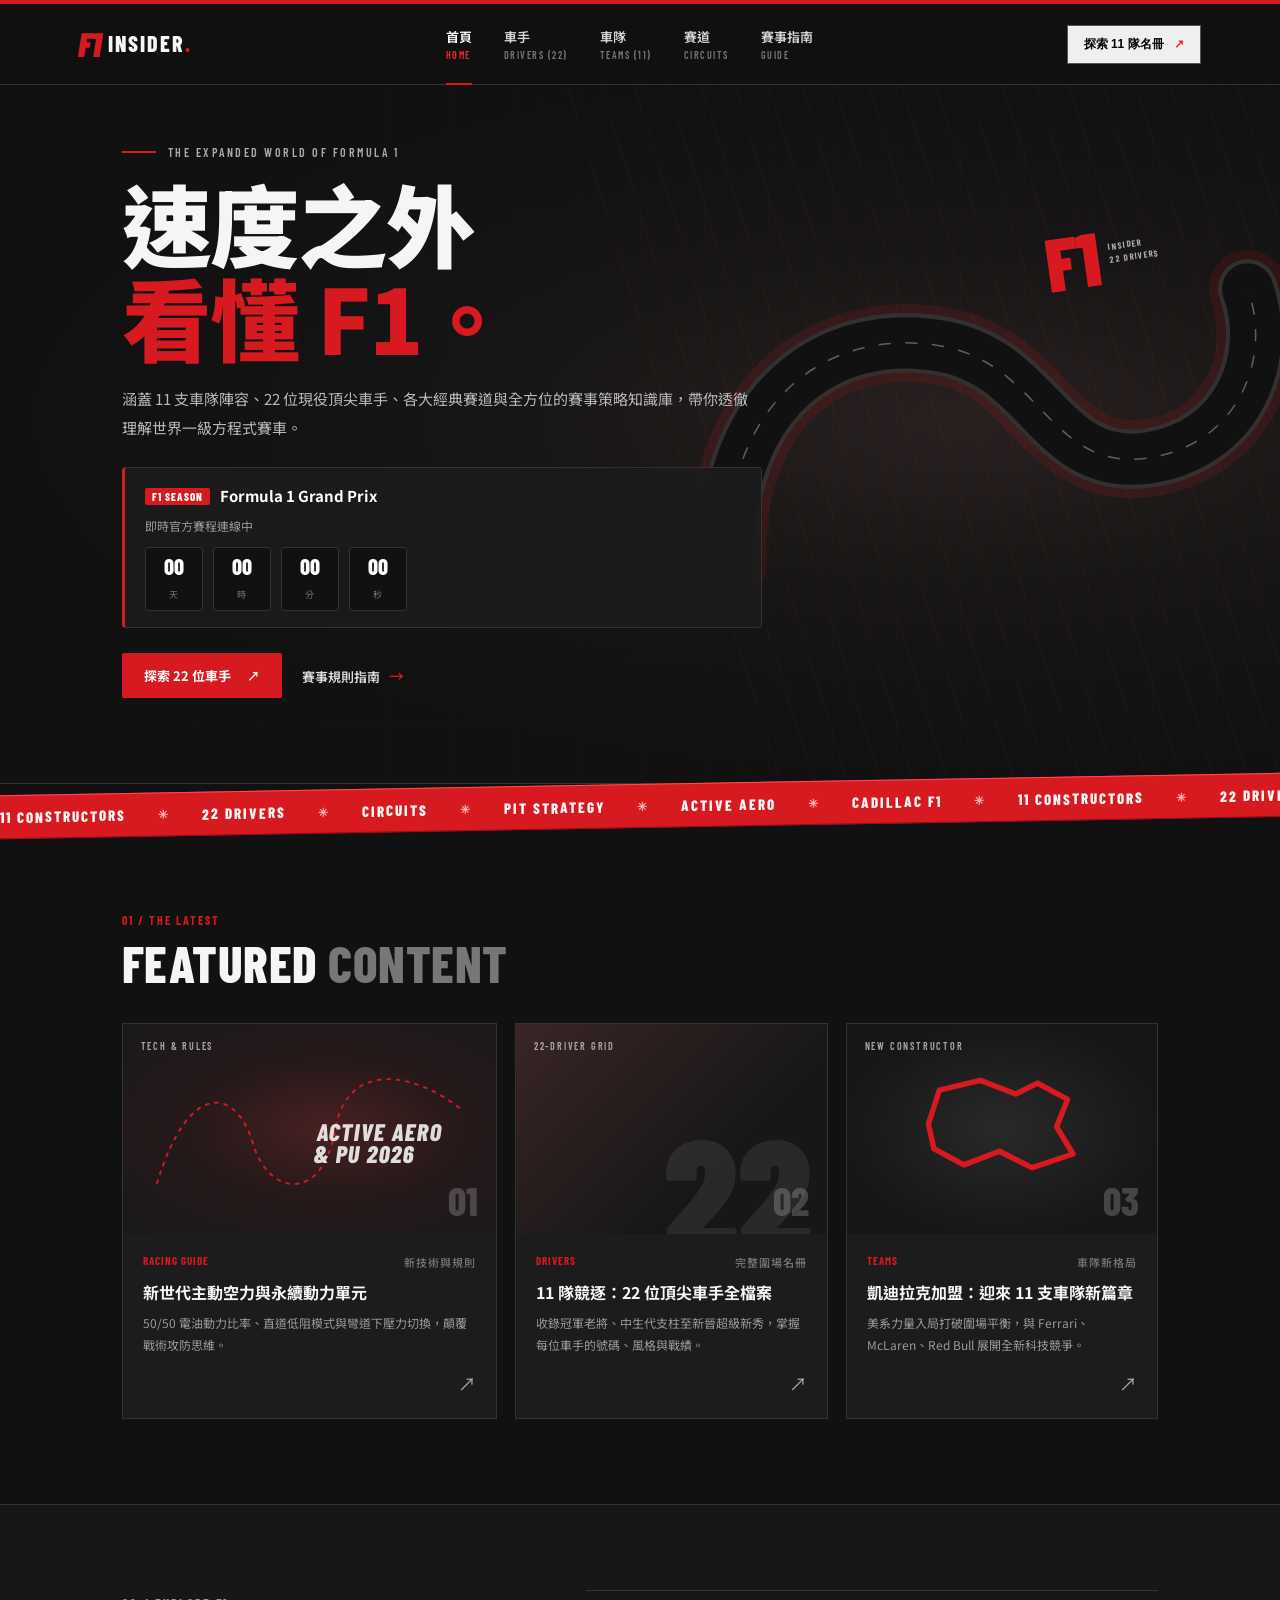
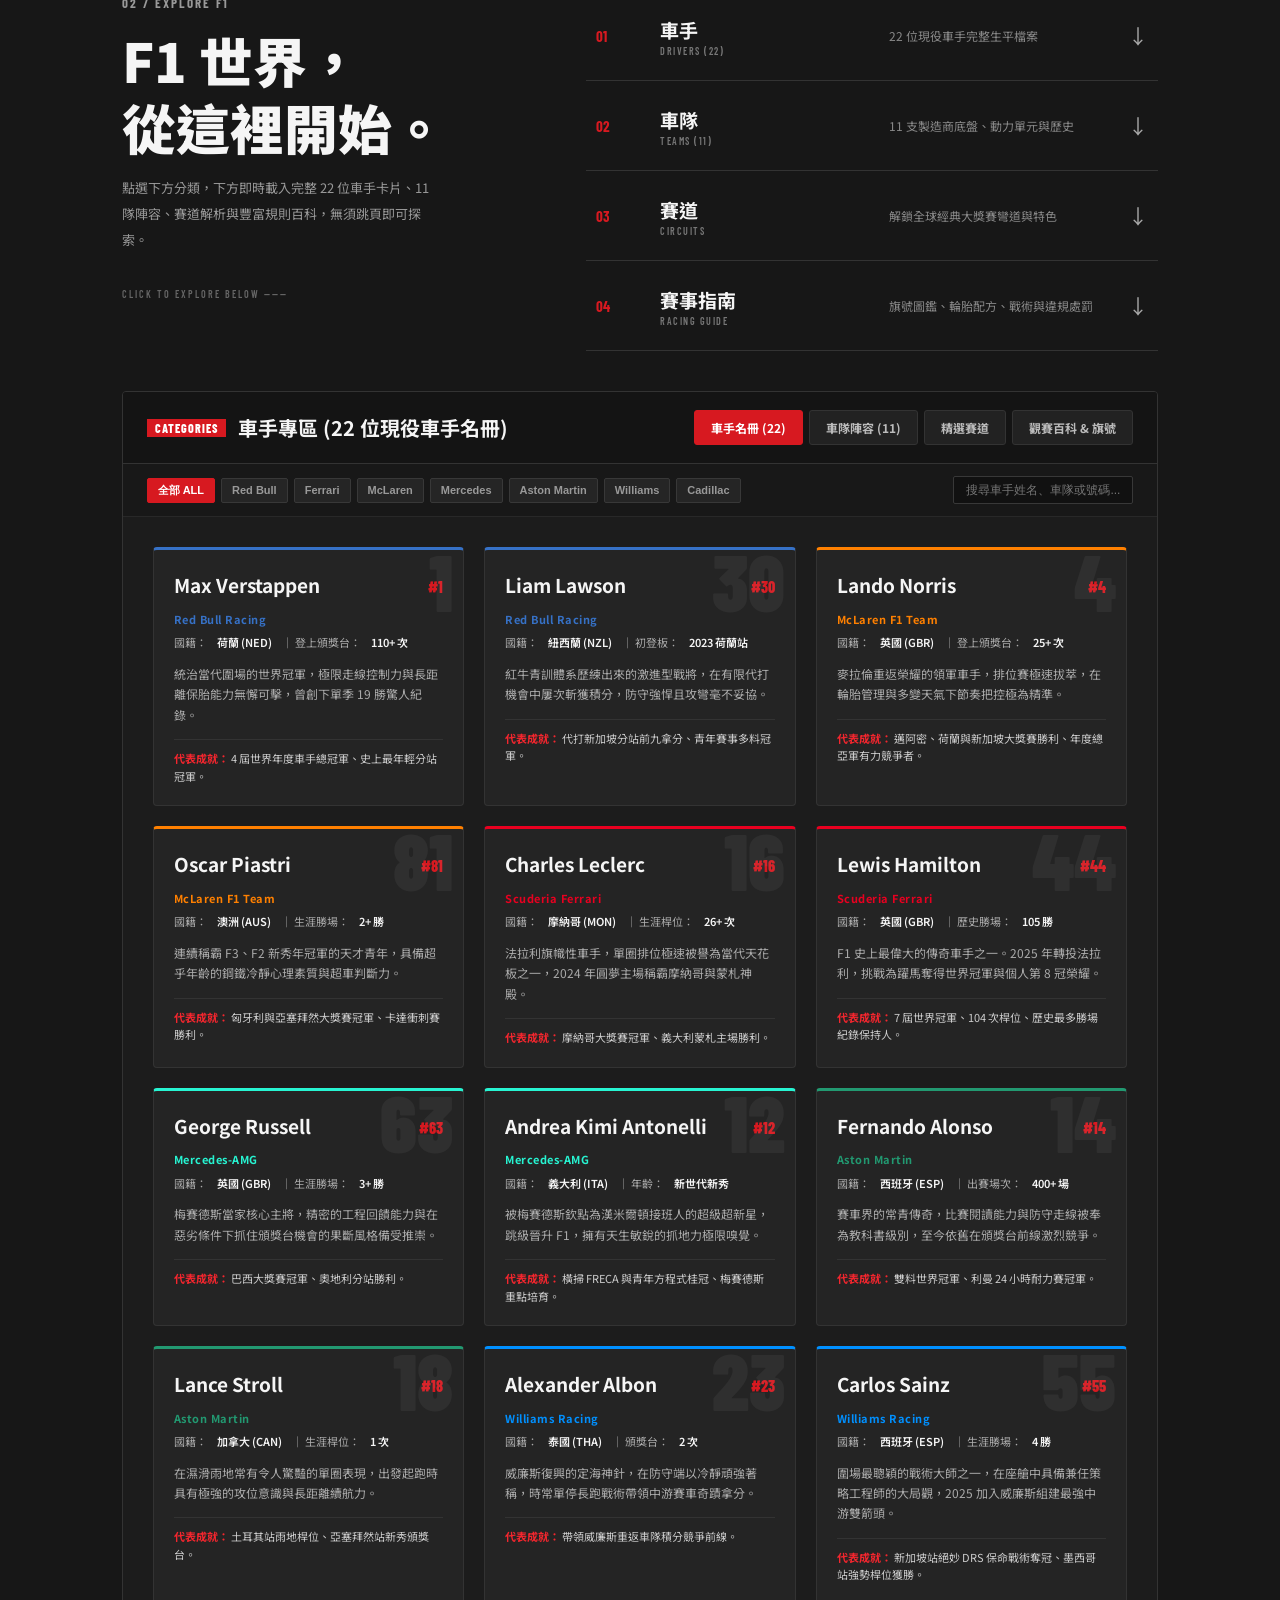
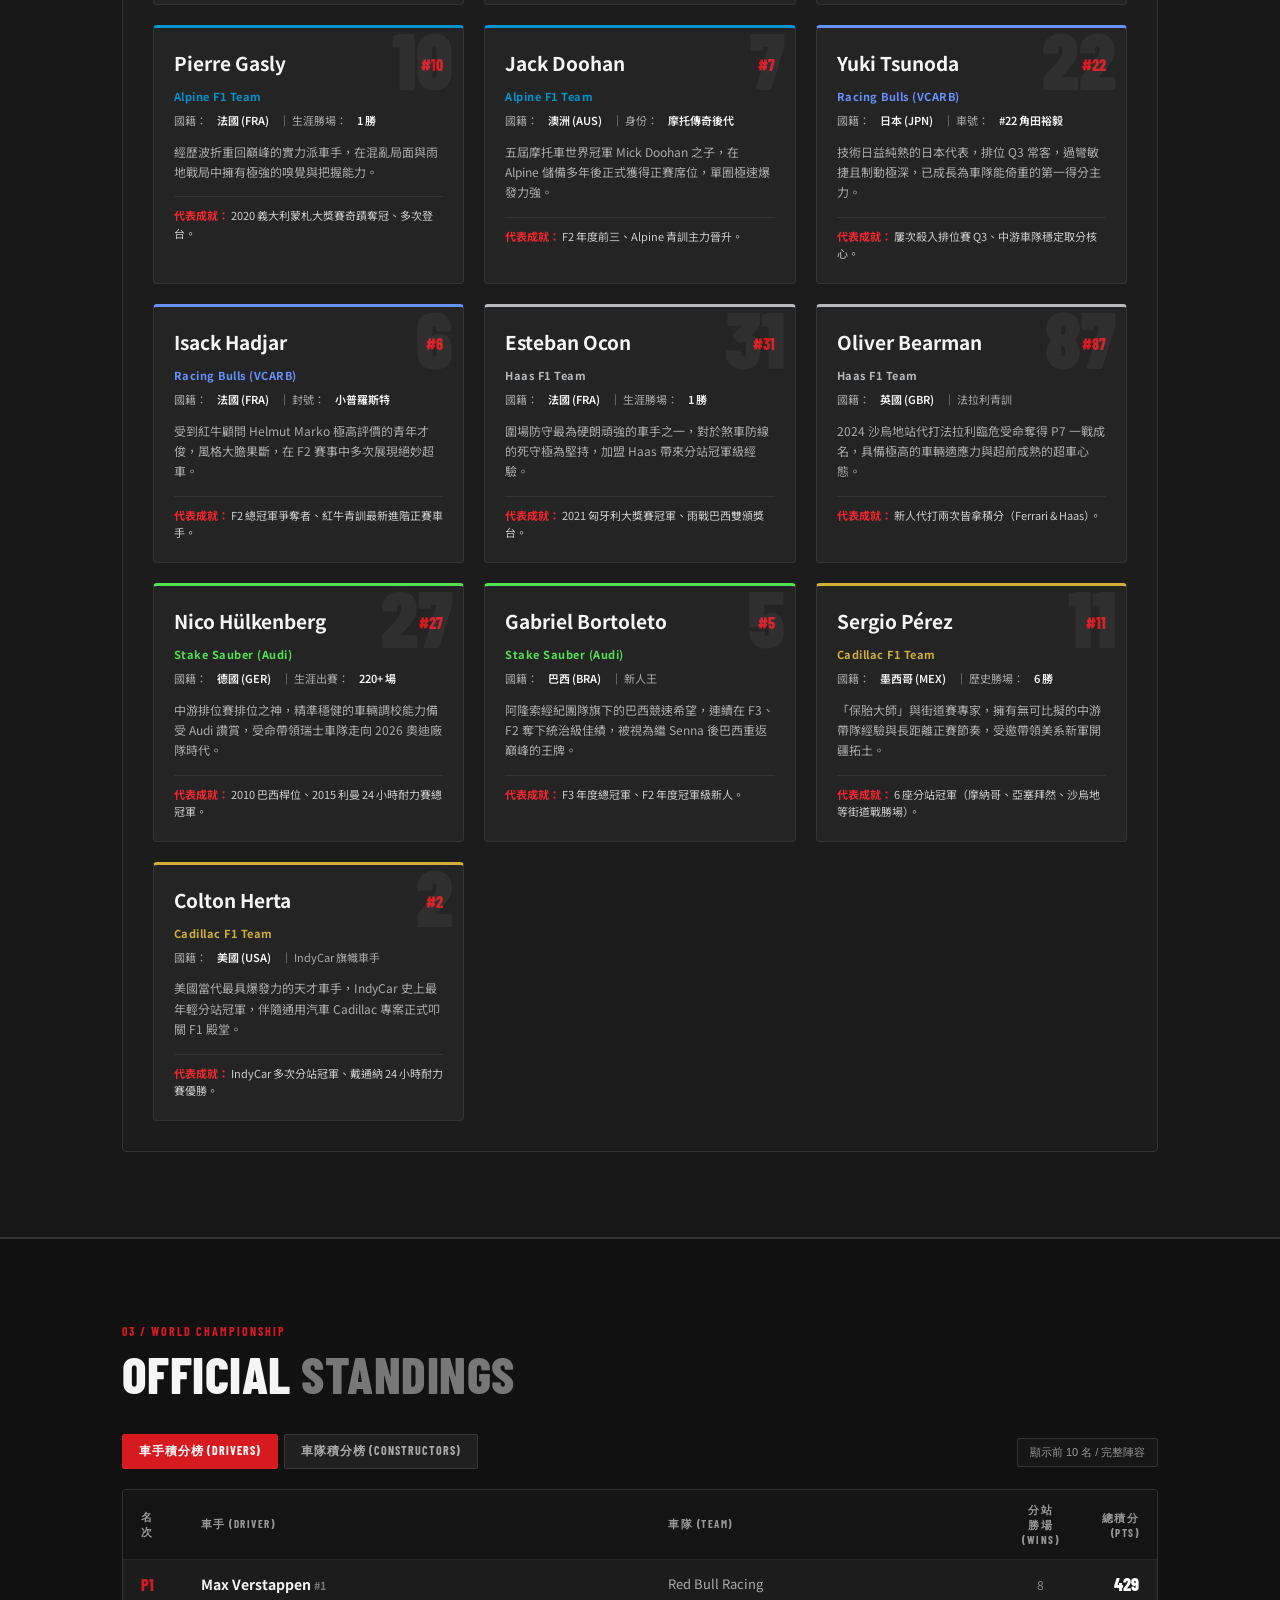
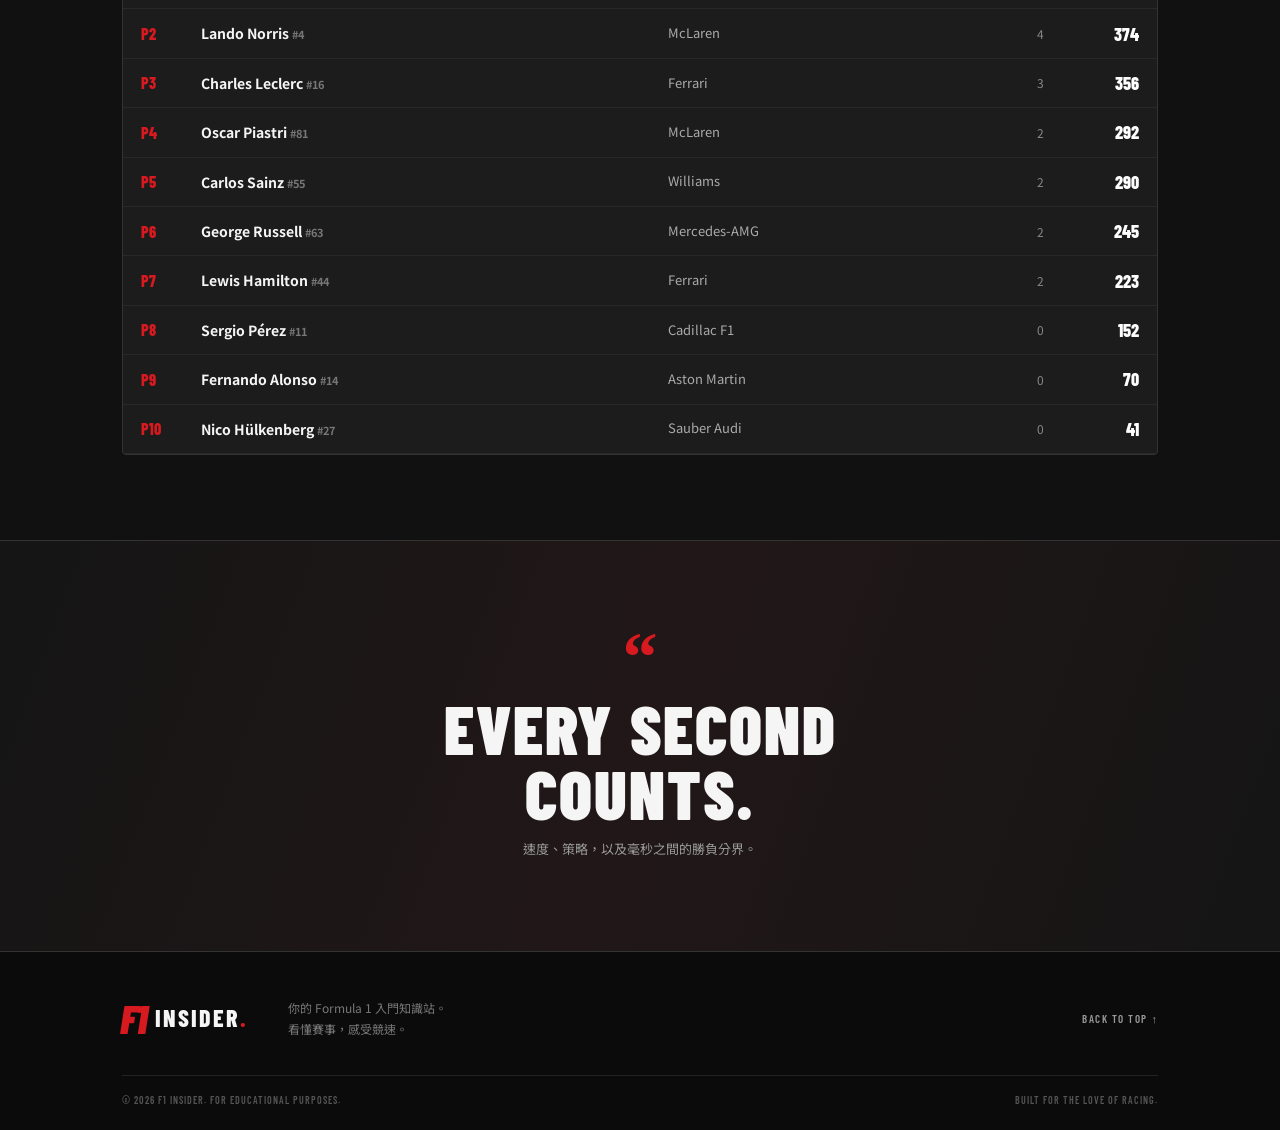
<file: index.html>
<!DOCTYPE html>
<html lang="zh-Hant">
<head>
  <meta charset="UTF-8">
  <meta name="viewport" content="width=device-width, initial-scale=1.0">
  <meta name="description" content="F1 Insider — 11 支車隊、22 位現役車手、全球賽道解析與完整賽事百科。">
  <meta name="theme-color" content="#111111">
  <title>F1 Insider｜進入 Formula 1 的競速世界</title>
  <link rel="preconnect" href="https://fonts.googleapis.com">
  <link rel="preconnect" href="https://fonts.gstatic.com" crossorigin>
  <link href="https://fonts.googleapis.com/css2?family=Barlow+Condensed:wght@500;600;700;800;900&family=Noto+Sans+TC:wght@400;500;600;700;900&display=swap" rel="stylesheet">
  <style>
    :root {
      --bg: #111111;
      --surface: #1c1c1c;
      --surface-light: #242424;
      --surface-elevated: #2a2a2a;
      --red: #d71920;
      --red-bright: #f3262e;
      --text: #f5f5f5;
      --muted: #999999;
      --border: #333333;
      --font-display: "Barlow Condensed", Impact, sans-serif;
      --font-body: "Noto Sans TC", sans-serif;
      --transition-smooth: all 0.25s cubic-bezier(0.25, 0.8, 0.25, 1);
    }

    * { box-sizing: border-box; margin: 0; padding: 0; }
    html { scroll-behavior: smooth; }
    body {
      background: var(--bg);
      color: var(--text);
      font-family: var(--font-body);
      -webkit-font-smoothing: antialiased;
      overflow-x: hidden;
      line-height: 1.6;
    }

    a { color: inherit; text-decoration: none; }
    ul { list-style: none; }

    .top-line { height: 4px; background: var(--red); }

    /* Site Header */
    .site-header {
      position: sticky;
      top: 0;
      z-index: 100;
      background: rgba(17, 17, 17, 0.95);
      border-bottom: 1px solid var(--border);
      backdrop-filter: blur(14px);
    }
    .header-inner {
      max-width: 1440px;
      height: 80px;
      padding: 0 6.2%;
      margin: auto;
      display: flex;
      align-items: center;
      justify-content: space-between;
      gap: 24px;
    }
    .brand {
      display: inline-flex;
      align-items: center;
      gap: 8px;
      flex-shrink: 0;
    }
    .brand-mark {
      font: 900 34px/0.8 var(--font-display);
      letter-spacing: -2px;
      color: var(--red);
      transform: skew(-9deg);
    }
    .brand-name {
      font: 800 22px/0.9 var(--font-display);
      letter-spacing: 2px;
    }
    .brand-period { color: var(--red); }

    .primary-nav {
      display: flex;
      align-items: center;
      gap: clamp(16px, 2.5vw, 42px);
      height: 100%;
    }
    .nav-btn {
      background: none;
      border: none;
      cursor: pointer;
      position: relative;
      display: flex;
      flex-direction: column;
      justify-content: center;
      gap: 3px;
      height: 100%;
      color: #d7d7d7;
      font-size: 13px;
      font-weight: 600;
      font-family: inherit;
      transition: color 0.2s;
    }
    .nav-btn span {
      color: #777;
      font: 600 10px var(--font-display);
      letter-spacing: 1.5px;
    }
    .nav-btn::after {
      content: "";
      position: absolute;
      bottom: -1px;
      left: 0;
      width: 0;
      height: 2px;
      background: var(--red);
      transition: width 0.25s;
    }
    .nav-btn:hover, .nav-btn.active { color: #fff; }
    .nav-btn:hover span, .nav-btn.active span { color: var(--red-bright); }
    .nav-btn:hover::after, .nav-btn.active::after { width: 100%; }

    .header-cta {
      border: 1px solid #555;
      padding: 10px 16px;
      font-size: 12px;
      font-weight: 700;
      transition: background 0.2s, border 0.2s;
      cursor: pointer;
      display: inline-flex;
      align-items: center;
    }
    .header-cta span { color: var(--red-bright); margin-left: 10px; }
    .header-cta:hover { background: var(--red); border-color: var(--red); }
    .header-cta:hover span { color: white; }

    .menu-toggle {
      display: none;
      width: 40px;
      height: 40px;
      padding: 10px 7px;
      border: 1px solid #444;
      background: transparent;
      flex-direction: column;
      justify-content: space-around;
      cursor: pointer;
    }
    .menu-toggle span {
      width: 100%;
      height: 2px;
      background: white;
      transition: transform 0.2s, opacity 0.2s;
    }
    .menu-toggle[aria-expanded="true"] span:first-child { transform: translateY(7px) rotate(45deg); }
    .menu-toggle[aria-expanded="true"] span:nth-child(2) { opacity: 0; }
    .menu-toggle[aria-expanded="true"] span:last-child { transform: translateY(-7px) rotate(-45deg); }

    /* Hero Section */
    .hero {
      min-height: 620px;
      position: relative;
      overflow: hidden;
      display: flex;
      align-items: center;
      padding: 60px 9.5% 85px;
      background: radial-gradient(ellipse at 75% 48%, #292020 0%, #171515 34%, #111 68%);
      border-bottom: 1px solid var(--border);
    }
    .hero::before {
      content: "";
      position: absolute;
      inset: 0;
      opacity: 0.14;
      background-image: linear-gradient(rgba(255,255,255,.07) 1px, transparent 1px),
                        linear-gradient(90deg, rgba(255,255,255,.07) 1px, transparent 1px);
      background-size: 64px 64px;
      mask-image: linear-gradient(90deg, transparent, #000 60%);
    }
    .hero-grid {
      position: absolute;
      width: 62%;
      height: 130%;
      right: -13%;
      top: -18%;
      transform: rotate(-17deg);
      background: repeating-linear-gradient(90deg, transparent 0 30px, rgba(215,25,32,.06) 31px 32px);
    }
    .hero-content {
      position: relative;
      z-index: 2;
      max-width: 640px;
    }
    .eyebrow {
      margin: 0 0 16px;
      color: #aaa;
      font: 600 12px var(--font-display);
      letter-spacing: 2.5px;
      display: flex;
      align-items: center;
      gap: 12px;
    }
    .eyebrow-line { width: 34px; height: 2px; background: var(--red); }
    .hero h1 {
      margin: 0;
      font-size: clamp(52px, 7vw, 96px);
      line-height: 1.05;
      font-weight: 900;
      letter-spacing: -2px;
    }
    .hero h1 span { color: var(--red); }
    .hero-copy {
      color: #b9b9b9;
      font-size: 15px;
      line-height: 1.9;
      margin: 22px 0 25px;
    }

    /* Live Next Race & Countdown Box */
    .hero-live-box {
      background: rgba(28, 28, 28, 0.88);
      border: 1px solid #333;
      border-left: 3px solid var(--red);
      padding: 16px 20px;
      margin-bottom: 25px;
      border-radius: 4px;
      backdrop-filter: blur(10px);
    }
    .live-tag-row {
      display: flex;
      align-items: center;
      gap: 10px;
      margin-bottom: 8px;
    }
    .live-badge {
      background: var(--red);
      color: #fff;
      font: 800 11px var(--font-display);
      letter-spacing: 1px;
      padding: 2px 7px;
      border-radius: 2px;
    }
    .live-race-name {
      font-weight: 700;
      font-size: 15px;
      color: #fff;
    }
    .live-circuit-sub {
      color: var(--muted);
      font-size: 12px;
      margin-bottom: 12px;
    }
    .countdown-row {
      display: flex;
      gap: 10px;
    }
    .cd-box {
      background: #111;
      border: 1px solid #333;
      padding: 6px 12px;
      min-width: 58px;
      text-align: center;
      border-radius: 3px;
    }
    .cd-box span {
      display: block;
      font: 800 22px/1.1 var(--font-display);
      color: #fff;
    }
    .cd-box label {
      font-size: 9px;
      color: #777;
      text-transform: uppercase;
      letter-spacing: 1px;
    }

    .hero-actions {
      display: flex;
      align-items: center;
      gap: 20px;
      flex-wrap: wrap;
    }
    .button {
      display: inline-flex;
      align-items: center;
      gap: 16px;
      padding: 13px 22px;
      font-size: 13px;
      font-weight: 700;
      border-radius: 2px;
      cursor: pointer;
      border: none;
      font-family: inherit;
    }
    .button-red {
      background: var(--red);
      color: #fff;
      transition: background 0.2s, transform 0.2s;
    }
    .button-red:hover { background: #f3262e; transform: translateY(-2px); }
    .text-link {
      font-size: 13px;
      color: #ddd;
      cursor: pointer;
      font-weight: 600;
    }
    .text-link span { color: var(--red); padding-left: 6px; font-size: 15px; }
    .text-link:hover { color: #fff; }

    /* Hero Art Track */
    .hero-art {
      position: absolute;
      width: 52%;
      height: 100%;
      right: -2%;
      top: 0;
      pointer-events: none;
    }
    .art-track { position: absolute; width: 100%; top: 22%; right: -3%; transform: rotate(-8deg); }
    .art-track svg { width: 100%; overflow: visible; }
    .track-shadow { fill: none; stroke: rgba(215,25,32,.13); stroke-width: 76; stroke-linecap: round; }
    .track-line { fill: none; stroke: #353030; stroke-width: 58; stroke-linecap: round; }
    .track-inner { fill: none; stroke: #111; stroke-width: 50; stroke-linecap: round; }
    .track-dash { fill: none; stroke: rgba(255,255,255,.32); stroke-width: 1.5; stroke-dasharray: 12 14; }
    .hero-stamp {
      position: absolute;
      right: 22%;
      top: 20%;
      display: flex;
      align-items: center;
      gap: 9px;
      transform: rotate(-8deg);
    }
    .hero-stamp span { color: var(--red); font: 900 75px/0.8 var(--font-display); }
    .hero-stamp small { color: #aaa; font: 700 9px/1.4 var(--font-display); letter-spacing: 1.4px; }

    /* Ticker Strip */
    .ticker {
      overflow: hidden;
      background: var(--red);
      padding: 12px 0;
      transform: skewY(-1deg);
      border-top: 1px solid #ff4d52;
      border-bottom: 1px solid #9c0c11;
    }
    .ticker-track {
      display: flex;
      align-items: center;
      gap: 32px;
      min-width: max-content;
      font: 800 15px var(--font-display);
      letter-spacing: 2px;
      animation: marquee 35s linear infinite;
    }
    .ticker i { font-style: normal; color: #ffb4b7; font-size: 12px; }
    @keyframes marquee {
      0% { transform: translateX(0%); }
      100% { transform: translateX(-50%); }
    }

    /* Common Sections */
    .section {
      max-width: 1440px;
      margin: auto;
      padding: 85px 9.5%;
    }
    .section-kicker {
      color: var(--red);
      margin-bottom: 10px;
      font: 700 12px var(--font-display);
      letter-spacing: 2px;
    }
    .section-heading {
      display: flex;
      justify-content: space-between;
      align-items: flex-end;
      margin-bottom: 35px;
      gap: 20px;
    }
    .section-heading h2 {
      margin: 0;
      font: 800 clamp(32px, 4vw, 52px)/1 var(--font-display);
      letter-spacing: 0.5px;
    }
    .section-heading h2 span { color: #777; }

    /* Featured Content */
    .featured-grid {
      display: grid;
      grid-template-columns: 1.2fr 1fr 1fr;
      gap: 18px;
    }
    .feature-card {
      background: var(--surface);
      border: 1px solid var(--border);
      position: relative;
      transition: transform 0.25s, border-color 0.25s;
      cursor: pointer;
      display: flex;
      flex-direction: column;
    }
    .feature-card:hover {
      transform: translateY(-5px);
      border-color: #666;
    }
    .feature-visual {
      height: 210px;
      position: relative;
      overflow: hidden;
      background: #252020;
    }
    .visual-label {
      position: absolute;
      left: 18px;
      top: 16px;
      color: #aaa;
      font: 600 10px var(--font-display);
      letter-spacing: 1.8px;
    }
    .visual-index {
      position: absolute;
      right: 18px;
      bottom: 10px;
      color: rgba(255,255,255,.2);
      font: 800 40px var(--font-display);
    }
    .visual-strategy { background: radial-gradient(ellipse at 55% 50%, #492021 0%, #26191a 46%, #191919 100%); }
    .strategy-diagram { position: absolute; inset: 40px 12px 12px; }
    .strategy-diagram svg { position: absolute; width: 100%; height: 100%; inset: 0; }
    .strategy-diagram path { fill: none; stroke: var(--red); stroke-width: 3; stroke-dasharray: 7 8; }
    .diagram-caption {
      position: absolute;
      right: 12%;
      top: 36%;
      color: rgba(255,255,255,.85);
      font: 800 24px/0.9 var(--font-display);
      letter-spacing: 1px;
      transform: skew(-8deg);
    }

    .visual-driver { background: linear-gradient(135deg, #3a2526, #171717 65%); }
    .driver-big-num {
      position: absolute;
      right: 15px;
      bottom: -20px;
      color: rgba(255,255,255,.08);
      font: 900 160px/0.8 var(--font-display);
    }
    .visual-circuit { background: radial-gradient(ellipse at 50% 50%, #292929, #171717 70%); }
    .circuit-map svg { width: 85%; height: 120px; stroke: var(--red); fill: none; stroke-width: 10; stroke-linejoin: round; margin: 40px auto 0; display: block; }

    .feature-info {
      padding: 20px;
      flex-grow: 1;
      display: flex;
      flex-direction: column;
    }
    .card-meta {
      display: flex;
      justify-content: space-between;
      color: var(--red);
      font: 700 11px var(--font-display);
      letter-spacing: 1px;
      margin-bottom: 10px;
    }
    .card-meta span:last-child { color: #777; font-family: var(--font-body); font-weight: 500; font-size: 11px; }
    .feature-info h3 {
      font-size: 16px;
      line-height: 1.5;
      margin-bottom: 8px;
    }
    .feature-info p {
      color: #999;
      font-size: 12px;
      line-height: 1.8;
      flex-grow: 1;
      margin-bottom: 14px;
    }
    .card-arrow {
      align-self: flex-end;
      color: #aaa;
      font-size: 18px;
      transition: color 0.2s, transform 0.2s;
    }
    .feature-card:hover .card-arrow { color: var(--red); transform: translate(3px, -3px); }

    /* Interactive Categories Section */
    .discover-section {
      background: #171717;
      border-top: 1px solid var(--border);
      border-bottom: 1px solid var(--border);
    }
    .discover-grid {
      display: grid;
      grid-template-columns: 0.8fr 1.2fr;
      gap: 8%;
      align-items: start;
    }
    .discover-intro h2 {
      font-size: clamp(36px, 4.2vw, 56px);
      font-weight: 900;
      line-height: 1.25;
      margin-bottom: 14px;
    }
    .discover-intro p {
      color: #999;
      font-size: 13px;
      line-height: 2;
      max-width: 320px;
    }
    .vertical-note {
      display: inline-block;
      margin-top: 35px;
      color: #666;
      font: 600 10px var(--font-display);
      letter-spacing: 2px;
    }

    .category-list { border-top: 1px solid #333; }
    .category-card {
      display: grid;
      grid-template-columns: 48px 1fr 1fr 30px;
      align-items: center;
      gap: 16px;
      min-height: 90px;
      border-bottom: 1px solid #333;
      padding: 0 10px;
      transition: padding 0.25s, background 0.25s;
      cursor: pointer;
    }
    .category-card:hover, .category-card.active-tab {
      padding-left: 18px;
      background: rgba(255, 255, 255, 0.04);
      border-left: 3px solid var(--red);
    }
    .category-no { color: var(--red); font: 700 15px var(--font-display); }
    .category-copy { display: flex; flex-direction: column; }
    .category-copy strong { font-size: 19px; }
    .category-copy small { color: #777; font: 600 10px var(--font-display); letter-spacing: 1.5px; }
    .category-desc { color: #888; font-size: 12px; }
    .category-arrow { justify-self: end; color: #aaa; font-size: 20px; transition: transform 0.2s, color 0.2s; }
    .category-card:hover .category-arrow { color: var(--red); transform: translate(3px, -3px); }

    /* Interactive Hub Display Panel */
    .hub-container {
      margin-top: 40px;
      background: var(--surface);
      border: 1px solid var(--border);
      border-radius: 4px;
      overflow: hidden;
      scroll-margin-top: 90px;
    }
    .hub-header {
      background: #141414;
      padding: 18px 24px;
      border-bottom: 1px solid var(--border);
      display: flex;
      justify-content: space-between;
      align-items: center;
      flex-wrap: wrap;
      gap: 16px;
    }
    .hub-title-group {
      display: flex;
      align-items: center;
      gap: 12px;
    }
    .hub-title-badge {
      background: var(--red);
      color: #fff;
      font: 800 12px var(--font-display);
      padding: 2px 8px;
      letter-spacing: 1px;
    }
    .hub-title {
      font-size: 20px;
      font-weight: 700;
    }
    .hub-tabs {
      display: flex;
      gap: 6px;
      flex-wrap: wrap;
    }
    .hub-tab-btn {
      background: #222;
      border: 1px solid #333;
      color: #bbb;
      padding: 8px 16px;
      font-size: 12px;
      font-weight: 700;
      cursor: pointer;
      font-family: inherit;
      border-radius: 3px;
      transition: var(--transition-smooth);
    }
    .hub-tab-btn:hover {
      background: #2e2e2e;
      color: #fff;
    }
    .hub-tab-btn.active {
      background: var(--red);
      color: #fff;
      border-color: var(--red);
    }

    /* Subfilter Bar for Drivers/Teams */
    .filter-bar {
      padding: 12px 24px;
      background: #181818;
      border-bottom: 1px solid #282828;
      display: flex;
      align-items: center;
      justify-content: space-between;
      gap: 14px;
      flex-wrap: wrap;
    }
    .filter-tags {
      display: flex;
      gap: 6px;
      flex-wrap: wrap;
    }
    .filter-btn {
      background: #252525;
      border: 1px solid #383838;
      color: #999;
      font-size: 11px;
      font-weight: 600;
      padding: 4px 10px;
      border-radius: 2px;
      cursor: pointer;
      transition: all 0.2s;
    }
    .filter-btn:hover, .filter-btn.active {
      background: var(--red);
      color: #fff;
      border-color: var(--red);
    }
    .search-input {
      background: #111;
      border: 1px solid #383838;
      padding: 6px 12px;
      color: #fff;
      font-size: 12px;
      border-radius: 2px;
      outline: none;
      min-width: 180px;
    }
    .search-input:focus { border-color: var(--red); }

    .hub-content {
      padding: 30px;
      min-height: 480px;
    }
    .tab-panel { display: none; }
    .tab-panel.active { display: block; animation: fadeIn 0.3s ease-in-out; }

    @keyframes fadeIn {
      from { opacity: 0; transform: translateY(6px); }
      to { opacity: 1; transform: translateY(0); }
    }

    /* Drivers Panel Layout (Full 22 Drivers) */
    .drivers-grid {
      display: grid;
      grid-template-columns: repeat(auto-fill, minmax(280px, 1fr));
      gap: 20px;
    }
    .driver-card {
      background: var(--surface-light);
      border: 1px solid #333;
      border-radius: 4px;
      padding: 20px;
      position: relative;
      overflow: hidden;
      border-top: 3px solid var(--driver-team-color, var(--red));
      transition: transform 0.2s, border-color 0.2s;
    }
    .driver-card:hover {
      transform: translateY(-4px);
      border-color: #666;
    }
    .driver-number-ghost {
      position: absolute;
      right: 10px;
      top: -10px;
      font: 900 80px/1 var(--font-display);
      color: rgba(255,255,255,.05);
      pointer-events: none;
    }
    .driver-header {
      display: flex;
      justify-content: space-between;
      align-items: baseline;
      margin-bottom: 4px;
    }
    .driver-name {
      font-size: 19px;
      font-weight: 700;
    }
    .driver-num {
      color: var(--red);
      font: 800 16px var(--font-display);
    }
    .driver-team-tag {
      font-size: 11px;
      font-weight: 700;
      letter-spacing: 0.5px;
      color: var(--driver-team-color, #ff6b6e);
      margin-bottom: 6px;
      display: inline-block;
    }
    .driver-meta {
      font-size: 11px;
      color: #aaa;
      margin-bottom: 12px;
      display: flex;
      gap: 10px;
    }
    .driver-meta span { color: var(--text); font-weight: 600; }
    .driver-bio {
      color: #aaa;
      font-size: 12px;
      line-height: 1.7;
      margin-bottom: 14px;
    }
    .driver-highlights {
      border-top: 1px solid #333;
      padding-top: 10px;
      font-size: 11px;
      color: #ccc;
    }
    .driver-highlights strong { color: var(--red-bright); }

    /* Teams Panel Layout (Full 11 Teams) */
    .teams-grid {
      display: grid;
      grid-template-columns: repeat(auto-fill, minmax(310px, 1fr));
      gap: 20px;
    }
    .team-card {
      background: var(--surface-light);
      border: 1px solid #333;
      border-radius: 4px;
      padding: 22px;
      border-left: 4px solid var(--team-color, var(--red));
      transition: transform 0.2s, background 0.2s;
    }
    .team-card:hover {
      transform: translateY(-3px);
      background: var(--surface-elevated);
    }
    .team-header {
      display: flex;
      justify-content: space-between;
      align-items: center;
      margin-bottom: 8px;
    }
    .team-name { font-size: 21px; font-weight: 700; }
    .team-country { font-size: 11px; color: #888; font-weight: 600; }
    .team-drivers-badge {
      display: inline-block;
      background: #111;
      border: 1px solid #383838;
      padding: 3px 8px;
      font-size: 11px;
      color: #ddd;
      margin-bottom: 12px;
      border-radius: 2px;
    }
    .team-desc {
      font-size: 12px;
      color: #aaa;
      line-height: 1.8;
      margin-bottom: 12px;
    }
    .team-stat-row {
      display: flex;
      justify-content: space-between;
      font-size: 11px;
      color: #777;
      border-top: 1px solid #2e2e2e;
      padding-top: 8px;
    }
    .team-stat-row strong { color: #eee; }

    /* Circuits Panel Layout */
    .circuits-grid {
      display: grid;
      grid-template-columns: repeat(auto-fill, minmax(320px, 1fr));
      gap: 22px;
    }
    .circuit-card {
      background: var(--surface-light);
      border: 1px solid #333;
      border-radius: 4px;
      padding: 22px;
      display: flex;
      flex-direction: column;
    }
    .circuit-header {
      display: flex;
      justify-content: space-between;
      margin-bottom: 6px;
    }
    .gp-name { font-size: 20px; font-weight: 700; color: #fff; }
    .circuit-badge {
      font: 700 11px var(--font-display);
      color: var(--red);
      border: 1px solid var(--red);
      padding: 1px 6px;
      border-radius: 2px;
      height: fit-content;
    }
    .circuit-loc { font-size: 11px; color: #888; margin-bottom: 12px; }
    .circuit-mini-map {
      background: #141414;
      border: 1px solid #282828;
      height: 110px;
      margin-bottom: 14px;
      border-radius: 3px;
      display: flex;
      align-items: center;
      justify-content: center;
    }
    .circuit-mini-map svg { width: 85%; height: 80%; stroke: var(--red); fill: none; stroke-width: 6; stroke-linejoin: round; }
    .circuit-traits {
      font-size: 12px;
      color: #bbb;
      line-height: 1.7;
      margin-bottom: 14px;
      flex-grow: 1;
    }
    .circuit-points {
      background: #141414;
      padding: 10px 12px;
      font-size: 11px;
      border-left: 2px solid var(--red);
      color: #999;
    }
    .circuit-points span { color: #ddd; font-weight: 600; }

    /* Expanded Racing Guide Panel Layout */
    .guide-categories {
      display: grid;
      grid-template-columns: repeat(auto-fit, minmax(320px, 1fr));
      gap: 22px;
    }
    .guide-box {
      background: var(--surface-light);
      border: 1px solid #333;
      padding: 22px;
      border-radius: 4px;
      display: flex;
      flex-direction: column;
    }
    .guide-tag {
      font: 700 11px var(--font-display);
      color: var(--red);
      letter-spacing: 1px;
      margin-bottom: 6px;
    }
    .guide-title {
      font-size: 18px;
      font-weight: 700;
      margin-bottom: 12px;
      color: #fff;
    }
    .guide-body {
      font-size: 12px;
      color: #aaa;
      line-height: 1.8;
      flex-grow: 1;
    }
    .guide-body strong { color: #eee; }
    .guide-pill-group {
      display: flex;
      gap: 6px;
      margin-top: 14px;
      flex-wrap: wrap;
    }
    .guide-pill {
      font-size: 10px;
      padding: 3px 8px;
      background: #111;
      border: 1px solid #444;
      border-radius: 2px;
      color: #ccc;
    }
    .pill-red { border-color: #d71920; color: #ff6b6e; }
    .pill-yellow { border-color: #ffd200; color: #ffd200; }
    .pill-white { border-color: #fff; color: #fff; }
    .pill-blue { border-color: #00a3e0; color: #40c4ff; }
    .pill-green { border-color: #00d26a; color: #00d26a; }

    /* Flag Legend Grid */
    .flags-mini-grid {
      display: grid;
      grid-template-columns: 1fr 1fr;
      gap: 8px;
      margin-top: 12px;
    }
    .flag-item {
      background: #141414;
      padding: 8px 10px;
      border-radius: 2px;
      font-size: 11px;
      border-left: 3px solid #555;
    }
    .flag-green { border-color: #00d26a; }
    .flag-yellow { border-color: #ffd200; }
    .flag-red { border-color: #d71920; }
    .flag-blue { border-color: #00a3e0; }
    .flag-diag { border-color: #aaa; }
    .flag-black { border-color: #fff; }

    /* Live Official Standings Section Upgraded */
    .standings-section {
      background: var(--bg);
      border-top: 1px solid var(--border);
    }
    .standings-tabs-row {
      display: flex;
      justify-content: space-between;
      align-items: center;
      margin-bottom: 20px;
      flex-wrap: wrap;
      gap: 12px;
    }
    .std-toggle-group {
      display: flex;
      gap: 6px;
    }
    .std-btn {
      background: #202020;
      border: 1px solid #383838;
      color: #aaa;
      padding: 8px 16px;
      font: 700 12px var(--font-display);
      letter-spacing: 1px;
      cursor: pointer;
      border-radius: 2px;
      transition: all 0.2s;
    }
    .std-btn.active, .std-btn:hover {
      background: var(--red);
      color: #fff;
      border-color: var(--red);
    }
    .std-filter-btn {
      background: #161616;
      border: 1px solid #333;
      color: #999;
      padding: 6px 12px;
      font-size: 11px;
      border-radius: 2px;
      cursor: pointer;
    }
    .std-filter-btn:hover { color: #fff; border-color: #555; }

    .standings-card {
      background: var(--surface);
      border: 1px solid var(--border);
      border-radius: 4px;
      overflow-x: auto;
    }
    .standings-table {
      width: 100%;
      border-collapse: collapse;
      text-align: left;
    }
    .standings-table th, .standings-table td {
      padding: 13px 18px;
      border-bottom: 1px solid #282828;
    }
    .standings-table th {
      color: var(--muted);
      font: 700 11px var(--font-display);
      letter-spacing: 1.5px;
      background: #141414;
    }
    .rank-cell {
      font: 800 16px var(--font-display);
      color: var(--red);
      width: 55px;
    }
    .driver-cell {
      font-size: 14px;
      font-weight: 700;
    }
    .team-cell {
      color: #aaa;
      font-size: 13px;
    }
    .stat-cell {
      color: #888;
      font-size: 12px;
      text-align: center;
      width: 70px;
    }
    .pts-cell {
      text-align: right;
      font: 800 18px var(--font-display);
      color: #fff;
      width: 80px;
    }

    /* Quote Section */
    .quote-section {
      position: relative;
      overflow: hidden;
      text-align: center;
      padding: 95px 20px 90px;
      background: linear-gradient(110deg, #151515, #211718, #151515);
      border-top: 1px solid var(--border);
    }
    .quote-mark { color: var(--red); font: 900 70px/0.6 Georgia, serif; }
    .quote-section p {
      margin: 18px 0 10px;
      font: 900 clamp(38px, 5.5vw, 68px)/0.95 var(--font-display);
      letter-spacing: 2px;
    }
    .quote-section > span { color: #999; font-size: 13px; }

    /* Footer */
    .site-footer {
      background: #0b0b0b;
      border-top: 1px solid var(--border);
      padding: 45px 9.5% 24px;
    }
    .footer-main {
      max-width: 1440px;
      margin: auto;
      display: flex;
      align-items: center;
      gap: 40px;
      padding-bottom: 35px;
    }
    .footer-brand .brand-mark { font-size: 40px; }
    .footer-brand .brand-name { font-size: 24px; }
    .footer-main p { margin: 0; color: #777; font-size: 12px; line-height: 1.8; }
    .back-top {
      margin-left: auto;
      color: #999;
      font: 600 11px var(--font-display);
      letter-spacing: 1.5px;
      cursor: pointer;
    }
    .back-top:hover { color: var(--red); }
    .footer-bottom {
      max-width: 1440px;
      margin: auto;
      border-top: 1px solid #222;
      padding-top: 18px;
      display: flex;
      justify-content: space-between;
      gap: 20px;
      color: #555;
      font: 600 10px var(--font-display);
      letter-spacing: 1px;
    }

    /* Responsive */
    @media (max-width: 900px) {
      .header-inner { padding: 0 5%; }
      .primary-nav { gap: 14px; }
      .header-cta { display: none; }
      .hero { padding: 60px 6% 75px; }
      .hero-art { display: none; }
      .section { padding: 65px 6%; }
      .featured-grid { grid-template-columns: 1fr; }
      .discover-grid { grid-template-columns: 1fr; gap: 30px; }
      .category-card { grid-template-columns: 36px 1fr 28px; }
      .category-desc { display: none; }
    }

    @media (max-width: 700px) {
      .menu-toggle { display: flex; }
      .primary-nav {
        display: none;
        position: absolute;
        top: 80px;
        left: 0;
        right: 0;
        background: #141414;
        border-bottom: 1px solid var(--border);
        flex-direction: column;
        height: auto;
        padding: 15px 6% 25px;
        align-items: stretch;
      }
      .primary-nav.open { display: flex; }
      .nav-btn {
        height: auto;
        padding: 12px 0;
        border-bottom: 1px solid #282828;
        flex-direction: row;
        justify-content: space-between;
      }
      .nav-btn::after { display: none; }
      .hero h1 { font-size: 52px; }
      .footer-main { flex-direction: column; align-items: flex-start; gap: 20px; }
      .back-top { margin-left: 0; }
    }
  </style>
</head>
<body>
  <div class="top-line"></div>

  <!-- Header -->
  <header class="site-header" id="top">
    <div class="header-inner">
      <a class="brand" href="#top" aria-label="F1 Insider 首頁">
        <span class="brand-mark">F1</span>
        <span class="brand-name">INSIDER<span class="brand-period">.</span></span>
      </a>

      <button class="menu-toggle" id="menuToggle" type="button" aria-label="開啟導覽選單" aria-expanded="false">
        <span></span><span></span><span></span>
      </button>

      <nav class="primary-nav" id="primaryNav">
        <button class="nav-btn active" onclick="scrollToSection('top')">首頁 <span>HOME</span></button>
        <button class="nav-btn" onclick="openHubCategory('drivers')">車手 <span>DRIVERS (22)</span></button>
        <button class="nav-btn" onclick="openHubCategory('teams')">車隊 <span>TEAMS (11)</span></button>
        <button class="nav-btn" onclick="openHubCategory('circuits')">賽道 <span>CIRCUITS</span></button>
        <button class="nav-btn" onclick="openHubCategory('guide')">賽事指南 <span>GUIDE</span></button>
      </nav>

      <button class="header-cta" onclick="openHubCategory('drivers')">探索 11 隊名冊 <span>↗</span></button>
    </div>
  </header>

  <main>
    <!-- Hero Section -->
    <section class="hero">
      <div class="hero-grid"></div>
      <div class="hero-content">
        <p class="eyebrow"><span class="eyebrow-line"></span> THE EXPANDED WORLD OF FORMULA 1</p>
        <h1>速度之外<br><span>看懂 F1。</span></h1>
        <p class="hero-copy">涵蓋 11 支車隊陣容、22 位現役頂尖車手、各大經典賽道與全方位的賽事策略知識庫，帶你透徹理解世界一級方程式賽車。</p>

        <!-- 即時賽程與倒數卡片 -->
        <div class="hero-live-box">
          <div class="live-tag-row">
            <span class="live-badge" id="liveRoundBadge">CALCULATING</span>
            <span class="live-race-name" id="liveRaceTitle">連線最新分站中...</span>
          </div>
          <div class="live-circuit-sub" id="liveRaceCircuit">取得官方賽程與地點時區...</div>
          <div class="countdown-row">
            <div class="cd-box"><span id="cdDays">00</span><label>天</label></div>
            <div class="cd-box"><span id="cdHours">00</span><label>時</label></div>
            <div class="cd-box"><span id="cdMins">00</span><label>分</label></div>
            <div class="cd-box"><span id="cdSecs">00</span><label>秒</label></div>
          </div>
        </div>

        <div class="hero-actions">
          <button class="button button-red" onclick="openHubCategory('drivers')">探索 22 位車手 <span>↗</span></button>
          <span class="text-link" onclick="openHubCategory('guide')">賽事規則指南 <span>→</span></span>
        </div>
      </div>

      <div class="hero-art" aria-hidden="true">
        <div class="art-track">
          <svg viewBox="0 0 650 430">
            <path class="track-shadow" d="M55 280 C70 130 180 60 295 100 C385 132 380 235 475 235 C565 235 610 155 595 85" />
            <path class="track-line" d="M55 280 C70 130 180 60 295 100 C385 132 380 235 475 235 C565 235 610 155 595 85" />
            <path class="track-inner" d="M55 280 C70 130 180 60 295 100 C385 132 380 235 475 235 C565 235 610 155 595 85" />
            <path class="track-dash" d="M55 280 C70 130 180 60 295 100 C385 132 380 235 475 235 C565 235 610 155 595 85" />
          </svg>
        </div>
        <div class="hero-stamp"><span>F1</span><small>INSIDER<br>22 DRIVERS</small></div>
      </div>
    </section>

    <!-- Ticker Strip -->
    <section class="ticker" aria-label="主題跑馬燈">
      <div class="ticker-track">
        <span>11 CONSTRUCTORS</span><i>✳</i><span>22 DRIVERS</span><i>✳</i><span>CIRCUITS</span><i>✳</i><span>PIT STRATEGY</span><i>✳</i><span>ACTIVE AERO</span><i>✳</i><span>CADILLAC F1</span><i>✳</i>
        <span>11 CONSTRUCTORS</span><i>✳</i><span>22 DRIVERS</span><i>✳</i><span>CIRCUITS</span><i>✳</i><span>PIT STRATEGY</span><i>✳</i><span>ACTIVE AERO</span><i>✳</i><span>CADILLAC F1</span><i>✳</i>
      </div>
    </section>

    <!-- Featured Section -->
    <section class="section" id="featured">
      <div class="section-heading">
        <div>
          <p class="section-kicker">01 / THE LATEST</p>
          <h2>FEATURED <span>CONTENT</span></h2>
        </div>
      </div>
      <div class="featured-grid">
        <article class="feature-card" onclick="openHubCategory('guide')">
          <div class="feature-visual visual-strategy">
            <span class="visual-label">TECH & RULES</span>
            <div class="strategy-diagram">
              <svg viewBox="0 0 520 250"><path d="M18 190 C70 20 145 40 170 125 S280 220 300 105 S430 15 500 72" /></svg>
              <div class="diagram-caption">ACTIVE AERO<br>& PU 2026</div>
            </div>
            <span class="visual-index">01</span>
          </div>
          <div class="feature-info">
            <div class="card-meta"><span>RACING GUIDE</span><span>新技術與規則</span></div>
            <h3>新世代主動空力與永續動力單元</h3>
            <p>50/50 電油動力比率、直道低阻模式與彎道下壓力切換，顛覆戰術攻防思維。</p>
            <span class="card-arrow">↗</span>
          </div>
        </article>

        <article class="feature-card" onclick="openHubCategory('drivers')">
          <div class="feature-visual visual-driver">
            <span class="visual-label">22-DRIVER GRID</span>
            <div class="driver-big-num">22</div>
            <span class="visual-index">02</span>
          </div>
          <div class="feature-info">
            <div class="card-meta"><span>DRIVERS</span><span>完整圍場名冊</span></div>
            <h3>11 隊競逐：22 位頂尖車手全檔案</h3>
            <p>收錄冠軍老將、中生代支柱至新晉超級新秀，掌握每位車手的號碼、風格與戰績。</p>
            <span class="card-arrow">↗</span>
          </div>
        </article>

        <article class="feature-card" onclick="openHubCategory('teams')">
          <div class="feature-visual visual-circuit">
            <span class="visual-label">NEW CONSTRUCTOR</span>
            <div class="circuit-map">
              <svg viewBox="0 0 360 220"><path d="M45 110 L65 48 L140 30 L205 55 L245 35 L300 65 L280 115 L310 165 L235 190 L175 160 L110 185 L55 155 Z" /></svg>
            </div>
            <span class="visual-index">03</span>
          </div>
          <div class="feature-info">
            <div class="card-meta"><span>TEAMS</span><span>車隊新格局</span></div>
            <h3>凱迪拉克加盟：迎來 11 支車隊新篇章</h3>
            <p>美系力量入局打破圍場平衡，與 Ferrari、McLaren、Red Bull 展開全新科技競爭。</p>
            <span class="card-arrow">↗</span>
          </div>
        </article>
      </div>
    </section>

    <!-- Categories Section with Integrated Interactive Hub -->
    <section class="section discover-section" id="discover">
      <div class="discover-grid">
        <div class="discover-intro">
          <p class="section-kicker">02 / EXPLORE F1</p>
          <h2>F1 世界，<br>從這裡開始。</h2>
          <p>點選下方分類，下方即時載入完整 22 位車手卡片、11 隊陣容、賽道解析與豐富規則百科，無須跳頁即可探索。</p>
          <span class="vertical-note">CLICK TO EXPLORE BELOW ———</span>
        </div>

        <div class="category-list">
          <div class="category-card" id="cat-card-drivers" onclick="openHubCategory('drivers')">
            <span class="category-no">01</span>
            <span class="category-copy"><strong>車手</strong><small>DRIVERS (22)</small></span>
            <span class="category-desc">22 位現役車手完整生平檔案</span>
            <span class="category-arrow">↓</span>
          </div>

          <div class="category-card" id="cat-card-teams" onclick="openHubCategory('teams')">
            <span class="category-no">02</span>
            <span class="category-copy"><strong>車隊</strong><small>TEAMS (11)</small></span>
            <span class="category-desc">11 支製造商底盤、動力單元與歷史</span>
            <span class="category-arrow">↓</span>
          </div>

          <div class="category-card" id="cat-card-circuits" onclick="openHubCategory('circuits')">
            <span class="category-no">03</span>
            <span class="category-copy"><strong>賽道</strong><small>CIRCUITS</small></span>
            <span class="category-desc">解鎖全球經典大獎賽彎道與特色</span>
            <span class="category-arrow">↓</span>
          </div>

          <div class="category-card" id="cat-card-guide" onclick="openHubCategory('guide')">
            <span class="category-no">04</span>
            <span class="category-copy"><strong>賽事指南</strong><small>RACING GUIDE</small></span>
            <span class="category-desc">旗號圖鑑、輪胎配方、戰術與違規處罰</span>
            <span class="category-arrow">↓</span>
          </div>
        </div>
      </div>

      <!-- Integrated Interactive Hub Component -->
      <div class="hub-container" id="hubExplorer">
        <div class="hub-header">
          <div class="hub-title-group">
            <span class="hub-title-badge" id="hubBadge">CATEGORIES</span>
            <span class="hub-title" id="hubHeading">車手專區 (22 位現役車手名冊)</span>
          </div>
          <div class="hub-tabs">
            <button class="hub-tab-btn active" id="tabBtn-drivers" onclick="openHubCategory('drivers')">車手名冊 (22)</button>
            <button class="hub-tab-btn" id="tabBtn-teams" onclick="openHubCategory('teams')">車隊陣容 (11)</button>
            <button class="hub-tab-btn" id="tabBtn-circuits" onclick="openHubCategory('circuits')">精選賽道</button>
            <button class="hub-tab-btn" id="tabBtn-guide" onclick="openHubCategory('guide')">觀賽百科 & 旗號</button>
          </div>
        </div>

        <!-- Subfilter Bar -->
        <div class="filter-bar" id="hubFilterBar">
          <div class="filter-tags" id="teamFilterTags">
            <button class="filter-btn active" onclick="filterItems('all')">全部 ALL</button>
            <button class="filter-btn" onclick="filterItems('redbull')">Red Bull</button>
            <button class="filter-btn" onclick="filterItems('ferrari')">Ferrari</button>
            <button class="filter-btn" onclick="filterItems('mclaren')">McLaren</button>
            <button class="filter-btn" onclick="filterItems('mercedes')">Mercedes</button>
            <button class="filter-btn" onclick="filterItems('aston')">Aston Martin</button>
            <button class="filter-btn" onclick="filterItems('williams')">Williams</button>
            <button class="filter-btn" onclick="filterItems('cadillac')">Cadillac</button>
          </div>
          <input type="text" class="search-input" id="itemSearch" placeholder="搜尋車手姓名、車隊或號碼..." onkeyup="searchHubItems()">
        </div>

        <div class="hub-content">
          <!-- 1. DRIVERS PANEL (22 FULL DRIVERS) -->
          <div class="tab-panel active" id="panel-drivers">
            <div class="drivers-grid" id="driversContainer">
              <!-- Driver 1 -->
              <div class="driver-card" data-team="redbull" style="--driver-team-color: #3671c6;">
                <span class="driver-number-ghost">1</span>
                <div class="driver-header"><span class="driver-name">Max Verstappen</span><span class="driver-num">#1</span></div>
                <span class="driver-team-tag">Red Bull Racing</span>
                <div class="driver-meta">國籍：<span>荷蘭 (NED)</span> ｜ 登上頒獎台：<span>110+ 次</span></div>
                <p class="driver-bio">統治當代圍場的世界冠軍，極限走線控制力與長距離保胎能力無懈可擊，曾創下單季 19 勝驚人紀錄。</p>
                <div class="driver-highlights"><strong>代表成就：</strong> 4 屆世界年度車手總冠軍、史上最年輕分站冠軍。</div>
              </div>

              <!-- Driver 2 -->
              <div class="driver-card" data-team="redbull" style="--driver-team-color: #3671c6;">
                <span class="driver-number-ghost">30</span>
                <div class="driver-header"><span class="driver-name">Liam Lawson</span><span class="driver-num">#30</span></div>
                <span class="driver-team-tag">Red Bull Racing</span>
                <div class="driver-meta">國籍：<span>紐西蘭 (NZL)</span> ｜ 初登板：<span>2023 荷蘭站</span></div>
                <p class="driver-bio">紅牛青訓體系歷練出來的激進型戰將，在有限代打機會中屢次斬獲積分，防守強悍且攻彎毫不妥協。</p>
                <div class="driver-highlights"><strong>代表成就：</strong> 代打新加坡分站前九拿分、青年賽事多料冠軍。</div>
              </div>

              <!-- Driver 3 -->
              <div class="driver-card" data-team="mclaren" style="--driver-team-color: #ff8000;">
                <span class="driver-number-ghost">4</span>
                <div class="driver-header"><span class="driver-name">Lando Norris</span><span class="driver-num">#4</span></div>
                <span class="driver-team-tag">McLaren F1 Team</span>
                <div class="driver-meta">國籍：<span>英國 (GBR)</span> ｜ 登上頒獎台：<span>25+ 次</span></div>
                <p class="driver-bio">麥拉倫重返榮耀的領軍車手，排位賽極速拔萃，在輪胎管理與多變天氣下節奏把控極為精準。</p>
                <div class="driver-highlights"><strong>代表成就：</strong> 邁阿密、荷蘭與新加坡大獎賽勝利、年度總亞軍有力競爭者。</div>
              </div>

              <!-- Driver 4 -->
              <div class="driver-card" data-team="mclaren" style="--driver-team-color: #ff8000;">
                <span class="driver-number-ghost">81</span>
                <div class="driver-header"><span class="driver-name">Oscar Piastri</span><span class="driver-num">#81</span></div>
                <span class="driver-team-tag">McLaren F1 Team</span>
                <div class="driver-meta">國籍：<span>澳洲 (AUS)</span> ｜ 生涯勝場：<span>2+ 勝</span></div>
                <p class="driver-bio">連續稱霸 F3、F2 新秀年冠軍的天才青年，具備超乎年齡的鋼鐵冷靜心理素質與超車判斷力。</p>
                <div class="driver-highlights"><strong>代表成就：</strong> 匈牙利與亞塞拜然大獎賽冠軍、卡達衝刺賽勝利。</div>
              </div>

              <!-- Driver 5 -->
              <div class="driver-card" data-team="ferrari" style="--driver-team-color: #e80020;">
                <span class="driver-number-ghost">16</span>
                <div class="driver-header"><span class="driver-name">Charles Leclerc</span><span class="driver-num">#16</span></div>
                <span class="driver-team-tag">Scuderia Ferrari</span>
                <div class="driver-meta">國籍：<span>摩納哥 (MON)</span> ｜ 生涯桿位：<span>26+ 次</span></div>
                <p class="driver-bio">法拉利旗幟性車手，單圈排位極速被譽為當代天花板之一，2024 年圓夢主場稱霸摩納哥與蒙札神殿。</p>
                <div class="driver-highlights"><strong>代表成就：</strong> 摩納哥大獎賽冠軍、義大利蒙札主場勝利。</div>
              </div>

              <!-- Driver 6 -->
              <div class="driver-card" data-team="ferrari" style="--driver-team-color: #e80020;">
                <span class="driver-number-ghost">44</span>
                <div class="driver-header"><span class="driver-name">Lewis Hamilton</span><span class="driver-num">#44</span></div>
                <span class="driver-team-tag">Scuderia Ferrari</span>
                <div class="driver-meta">國籍：<span>英國 (GBR)</span> ｜ 歷史勝場：<span>105 勝</span></div>
                <p class="driver-bio">F1 史上最偉大的傳奇車手之一。2025 年轉投法拉利，挑戰為躍馬奪得世界冠軍與個人第 8 冠榮耀。</p>
                <div class="driver-highlights"><strong>代表成就：</strong> 7 屆世界冠軍、104 次桿位、歷史最多勝場紀錄保持人。</div>
              </div>

              <!-- Driver 7 -->
              <div class="driver-card" data-team="mercedes" style="--driver-team-color: #27f4d2;">
                <span class="driver-number-ghost">63</span>
                <div class="driver-header"><span class="driver-name">George Russell</span><span class="driver-num">#63</span></div>
                <span class="driver-team-tag">Mercedes-AMG</span>
                <div class="driver-meta">國籍：<span>英國 (GBR)</span> ｜ 生涯勝場：<span>3+ 勝</span></div>
                <p class="driver-bio">梅賽德斯當家核心主將，精密的工程回饋能力與在惡劣條件下抓住頒獎台機會的果斷風格備受推崇。</p>
                <div class="driver-highlights"><strong>代表成就：</strong> 巴西大獎賽冠軍、奧地利分站勝利。</div>
              </div>

              <!-- Driver 8 -->
              <div class="driver-card" data-team="mercedes" style="--driver-team-color: #27f4d2;">
                <span class="driver-number-ghost">12</span>
                <div class="driver-header"><span class="driver-name">Andrea Kimi Antonelli</span><span class="driver-num">#12</span></div>
                <span class="driver-team-tag">Mercedes-AMG</span>
                <div class="driver-meta">國籍：<span>義大利 (ITA)</span> ｜ 年齡：<span>新世代新秀</span></div>
                <p class="driver-bio">被梅賽德斯欽點為漢米爾頓接班人的超級超新星，跳級晉升 F1，擁有天生敏銳的抓地力極限嗅覺。</p>
                <div class="driver-highlights"><strong>代表成就：</strong> 橫掃 FRECA 與青年方程式桂冠、梅賽德斯重點培育。</div>
              </div>

              <!-- Driver 9 -->
              <div class="driver-card" data-team="aston" style="--driver-team-color: #229971;">
                <span class="driver-number-ghost">14</span>
                <div class="driver-header"><span class="driver-name">Fernando Alonso</span><span class="driver-num">#14</span></div>
                <span class="driver-team-tag">Aston Martin</span>
                <div class="driver-meta">國籍：<span>西班牙 (ESP)</span> ｜ 出賽場次：<span>400+ 場</span></div>
                <p class="driver-bio">賽車界的常青傳奇，比賽閱讀能力與防守走線被奉為教科書級別，至今依舊在頒獎台前線激烈競爭。</p>
                <div class="driver-highlights"><strong>代表成就：</strong> 雙料世界冠軍、利曼 24 小時耐力賽冠軍。</div>
              </div>

              <!-- Driver 10 -->
              <div class="driver-card" data-team="aston" style="--driver-team-color: #229971;">
                <span class="driver-number-ghost">18</span>
                <div class="driver-header"><span class="driver-name">Lance Stroll</span><span class="driver-num">#18</span></div>
                <span class="driver-team-tag">Aston Martin</span>
                <div class="driver-meta">國籍：<span>加拿大 (CAN)</span> ｜ 生涯桿位：<span>1 次</span></div>
                <p class="driver-bio">在濕滑雨地常有令人驚豔的單圈表現，出發起跑時具有極強的攻位意識與長距離續航力。</p>
                <div class="driver-highlights"><strong>代表成就：</strong> 土耳其站雨地桿位、亞塞拜然站新秀頒獎台。</div>
              </div>

              <!-- Driver 11 -->
              <div class="driver-card" data-team="williams" style="--driver-team-color: #0090ff;">
                <span class="driver-number-ghost">23</span>
                <div class="driver-header"><span class="driver-name">Alexander Albon</span><span class="driver-num">#23</span></div>
                <span class="driver-team-tag">Williams Racing</span>
                <div class="driver-meta">國籍：<span>泰國 (THA)</span> ｜ 頒獎台：<span>2 次</span></div>
                <p class="driver-bio">威廉斯復興的定海神針，在防守端以冷靜頑強著稱，時常單停長跑戰術帶領中游賽車奇蹟拿分。</p>
                <div class="driver-highlights"><strong>代表成就：</strong> 帶領威廉斯重返車隊積分競爭前線。</div>
              </div>

              <!-- Driver 12 -->
              <div class="driver-card" data-team="williams" style="--driver-team-color: #0090ff;">
                <span class="driver-number-ghost">55</span>
                <div class="driver-header"><span class="driver-name">Carlos Sainz</span><span class="driver-num">#55</span></div>
                <span class="driver-team-tag">Williams Racing</span>
                <div class="driver-meta">國籍：<span>西班牙 (ESP)</span> ｜ 生涯勝場：<span>4 勝</span></div>
                <p class="driver-bio">圍場最聰穎的戰術大師之一，在座艙中具備兼任策略工程師的大局觀，2025 加入威廉斯組建最強中游雙箭頭。</p>
                <div class="driver-highlights"><strong>代表成就：</strong> 新加坡站絕妙 DRS 保命戰術奪冠、墨西哥站強勢桿位獲勝。</div>
              </div>

              <!-- Driver 13 -->
              <div class="driver-card" data-team="alpine" style="--driver-team-color: #0093cc;">
                <span class="driver-number-ghost">10</span>
                <div class="driver-header"><span class="driver-name">Pierre Gasly</span><span class="driver-num">#10</span></div>
                <span class="driver-team-tag">Alpine F1 Team</span>
                <div class="driver-meta">國籍：<span>法國 (FRA)</span> ｜ 生涯勝場：<span>1 勝</span></div>
                <p class="driver-bio">經歷波折重回巔峰的實力派車手，在混亂局面與雨地戰局中擁有極強的嗅覺與把握能力。</p>
                <div class="driver-highlights"><strong>代表成就：</strong> 2020 義大利蒙札大獎賽奇蹟奪冠、多次登台。</div>
              </div>

              <!-- Driver 14 -->
              <div class="driver-card" data-team="alpine" style="--driver-team-color: #0093cc;">
                <span class="driver-number-ghost">7</span>
                <div class="driver-header"><span class="driver-name">Jack Doohan</span><span class="driver-num">#7</span></div>
                <span class="driver-team-tag">Alpine F1 Team</span>
                <div class="driver-meta">國籍：<span>澳洲 (AUS)</span> ｜ 身份：<span>摩托傳奇後代</span></div>
                <p class="driver-bio">五屆摩托車世界冠軍 Mick Doohan 之子，在 Alpine 儲備多年後正式獲得正賽席位，單圈極速爆發力強。</p>
                <div class="driver-highlights"><strong>代表成就：</strong> F2 年度前三、Alpine 青訓主力晉升。</div>
              </div>

              <!-- Driver 15 -->
              <div class="driver-card" data-team="vcarb" style="--driver-team-color: #6692ff;">
                <span class="driver-number-ghost">22</span>
                <div class="driver-header"><span class="driver-name">Yuki Tsunoda</span><span class="driver-num">#22</span></div>
                <span class="driver-team-tag">Racing Bulls (VCARB)</span>
                <div class="driver-meta">國籍：<span>日本 (JPN)</span> ｜ 車號：<span>#22 角田裕毅</span></div>
                <p class="driver-bio">技術日益純熟的日本代表，排位 Q3 常客，過彎敏捷且制動極深，已成長為車隊能倚重的第一得分主力。</p>
                <div class="driver-highlights"><strong>代表成就：</strong> 屢次殺入排位賽 Q3、中游車隊穩定取分核心。</div>
              </div>

              <!-- Driver 16 -->
              <div class="driver-card" data-team="vcarb" style="--driver-team-color: #6692ff;">
                <span class="driver-number-ghost">6</span>
                <div class="driver-header"><span class="driver-name">Isack Hadjar</span><span class="driver-num">#6</span></div>
                <span class="driver-team-tag">Racing Bulls (VCARB)</span>
                <div class="driver-meta">國籍：<span>法國 (FRA)</span> ｜ 封號：<span>小普羅斯特</span></div>
                <p class="driver-bio">受到紅牛顧問 Helmut Marko 極高評價的青年才俊，風格大膽果斷，在 F2 賽事中多次展現絕妙超車。</p>
                <div class="driver-highlights"><strong>代表成就：</strong> F2 總冠軍爭奪者、紅牛青訓最新進階正賽車手。</div>
              </div>

              <!-- Driver 17 -->
              <div class="driver-card" data-team="haas" style="--driver-team-color: #b6babd;">
                <span class="driver-number-ghost">31</span>
                <div class="driver-header"><span class="driver-name">Esteban Ocon</span><span class="driver-num">#31</span></div>
                <span class="driver-team-tag">Haas F1 Team</span>
                <div class="driver-meta">國籍：<span>法國 (FRA)</span> ｜ 生涯勝場：<span>1 勝</span></div>
                <p class="driver-bio">圍場防守最為硬朗頑強的車手之一，對於煞車防線的死守極為堅持，加盟 Haas 帶來分站冠軍級經驗。</p>
                <div class="driver-highlights"><strong>代表成就：</strong> 2021 匈牙利大獎賽冠軍、雨戰巴西雙頒獎台。</div>
              </div>

              <!-- Driver 18 -->
              <div class="driver-card" data-team="haas" style="--driver-team-color: #b6babd;">
                <span class="driver-number-ghost">87</span>
                <div class="driver-header"><span class="driver-name">Oliver Bearman</span><span class="driver-num">#87</span></div>
                <span class="driver-team-tag">Haas F1 Team</span>
                <div class="driver-meta">國籍：<span>英國 (GBR)</span> ｜ 法拉利青訓</div>
                <p class="driver-bio">2024 沙烏地站代打法拉利臨危受命奪得 P7 一戰成名，具備極高的車輛適應力與超前成熟的超車心態。</p>
                <div class="driver-highlights"><strong>代表成就：</strong> 新人代打兩次皆拿積分（Ferrari & Haas）。</div>
              </div>

              <!-- Driver 19 -->
              <div class="driver-card" data-team="sauber" style="--driver-team-color: #52e252;">
                <span class="driver-number-ghost">27</span>
                <div class="driver-header"><span class="driver-name">Nico Hülkenberg</span><span class="driver-num">#27</span></div>
                <span class="driver-team-tag">Stake Sauber (Audi)</span>
                <div class="driver-meta">國籍：<span>德國 (GER)</span> ｜ 生涯出賽：<span>220+ 場</span></div>
                <p class="driver-bio">中游排位賽排位之神，精準穩健的車輛調校能力備受 Audi 讚賞，受命帶領瑞士車隊走向 2026 奧迪廠隊時代。</p>
                <div class="driver-highlights"><strong>代表成就：</strong> 2010 巴西桿位、2015 利曼 24 小時耐力賽總冠軍。</div>
              </div>

              <!-- Driver 20 -->
              <div class="driver-card" data-team="sauber" style="--driver-team-color: #52e252;">
                <span class="driver-number-ghost">5</span>
                <div class="driver-header"><span class="driver-name">Gabriel Bortoleto</span><span class="driver-num">#5</span></div>
                <span class="driver-team-tag">Stake Sauber (Audi)</span>
                <div class="driver-meta">國籍：<span>巴西 (BRA)</span> ｜ 新人王</div>
                <p class="driver-bio">阿隆索經紀團隊旗下的巴西競速希望，連續在 F3、F2 奪下統治級佳績，被視為繼 Senna 後巴西重返巔峰的王牌。</p>
                <div class="driver-highlights"><strong>代表成就：</strong> F3 年度總冠軍、F2 年度冠軍級新人。</div>
              </div>

              <!-- Driver 21 (11th Team Cadillac) -->
              <div class="driver-card" data-team="cadillac" style="--driver-team-color: #d4af37;">
                <span class="driver-number-ghost">11</span>
                <div class="driver-header"><span class="driver-name">Sergio Pérez</span><span class="driver-num">#11</span></div>
                <span class="driver-team-tag">Cadillac F1 Team</span>
                <div class="driver-meta">國籍：<span>墨西哥 (MEX)</span> ｜ 歷史勝場：<span>6 勝</span></div>
                <p class="driver-bio">「保胎大師」與街道賽專家，擁有無可比擬的中游帶隊經驗與長距離正賽節奏，受邀帶領美系新軍開疆拓土。</p>
                <div class="driver-highlights"><strong>代表成就：</strong> 6 座分站冠軍（摩納哥、亞塞拜然、沙烏地等街道戰勝場）。</div>
              </div>

              <!-- Driver 22 (11th Team Cadillac) -->
              <div class="driver-card" data-team="cadillac" style="--driver-team-color: #d4af37;">
                <span class="driver-number-ghost">2</span>
                <div class="driver-header"><span class="driver-name">Colton Herta</span><span class="driver-num">#2</span></div>
                <span class="driver-team-tag">Cadillac F1 Team</span>
                <div class="driver-meta">國籍：<span>美國 (USA)</span> ｜ IndyCar 旗幟車手</div>
                <p class="driver-bio">美國當代最具爆發力的天才車手，IndyCar 史上最年輕分站冠軍，伴隨通用汽車 Cadillac 專案正式叩關 F1 殿堂。</p>
                <div class="driver-highlights"><strong>代表成就：</strong> IndyCar 多次分站冠軍、戴通納 24 小時耐力賽優勝。</div>
              </div>
            </div>
          </div>

          <!-- 2. TEAMS PANEL (11 FULL TEAMS) -->
          <div class="tab-panel" id="panel-teams">
            <div class="teams-grid">
              <div class="team-card" style="--team-color: #e80020;">
                <div class="team-header"><span class="team-name">Scuderia Ferrari</span><span class="team-country">義大利 ｜ 馬拉內羅</span></div>
                <div class="team-drivers-badge">車手：#16 Leclerc / #44 Hamilton</div>
                <p class="team-desc">F1 史上唯一全勤參賽的紅色傳奇，擁有無可比擬的全球 Tifosi 熱血支持，2025 年迎來漢米爾頓組建夢幻陣容衝擊雙冠。</p>
                <div class="team-stat-row"><span>動力單元：<strong>Ferrari V6 Turbo</strong></span><span>製造商冠軍：<strong>16 座</strong></span></div>
              </div>

              <div class="team-card" style="--team-color: #ff8000;">
                <div class="team-header"><span class="team-name">McLaren F1 Team</span><span class="team-country">英國 ｜ 沃金</span></div>
                <div class="team-drivers-badge">車手：#4 Norris / #81 Piastri</div>
                <p class="team-desc">歷史悠久的英國跑車名門。近年空力套件升級節奏領先圍場，賽車在全速彎角與輪胎衰退控制力上堪稱當前標竿。</p>
                <div class="team-stat-row"><span>動力單元：<strong>Mercedes-AMG</strong></span><span>製造商冠軍：<strong>8 座</strong></span></div>
              </div>

              <div class="team-card" style="--team-color: #3671c6;">
                <div class="team-header"><span class="team-name">Red Bull Racing</span><span class="team-country">奧地利 ｜ 米爾頓凱恩斯</span></div>
                <div class="team-drivers-badge">車手：#1 Verstappen / #30 Lawson</div>
                <p class="team-desc">以激進調校與進站換胎戰術聞名世界的六冠強權。憑藉極致的空力底盤設計，多次締造連勝與單季最高勝率紀錄。</p>
                <div class="team-stat-row"><span>動力單元：<strong>Honda RBPT</strong></span><span>製造商冠軍：<strong>6 座</strong></span></div>
              </div>

              <div class="team-card" style="--team-color: #27f4d2;">
                <div class="team-header"><span class="team-name">Mercedes-AMG PETRONAS</span><span class="team-country">德國 ｜ 布拉克利</span></div>
                <div class="team-drivers-badge">車手：#63 Russell / #12 Antonelli</div>
                <p class="team-desc">創造連奪 8 座製造商冠軍空前連霸的銀箭王朝。擁有龐大的研發能量與頂級動力單元底蘊，加速培育新世代接班新星。</p>
                <div class="team-stat-row"><span>動力單元：<strong>Mercedes-AMG</strong></span><span>製造商冠軍：<strong>8 座</strong></span></div>
              </div>

              <div class="team-card" style="--team-color: #229971;">
                <div class="team-header"><span class="team-name">Aston Martin Aramco</span><span class="team-country">英國 ｜ 銀石</span></div>
                <div class="team-drivers-badge">車手：#14 Alonso / #18 Stroll</div>
                <p class="team-desc">座落於銀石的全新科技園區與專用先進風洞全面啟用，重金延攬頂尖技術大師，力爭在未來新規範下問鼎世界總冠軍。</p>
                <div class="team-stat-row"><span>動力單元：<strong>Mercedes-AMG (2026 Honda)</strong></span><span>基地：<strong>銀石 AMR Campus</strong></span></div>
              </div>

              <div class="team-card" style="--team-color: #0090ff;">
                <div class="team-header"><span class="team-name">Williams Racing</span><span class="team-country">英國 ｜ 格羅夫</span></div>
                <div class="team-drivers-badge">車手：#23 Albon / #55 Sainz</div>
                <p class="team-desc">擁有深厚賽車血統的九座世界冠軍老牌勁旅。在現代管理與兩位強大主力 Albon 與 Sainz 的加盟下，展開復興進擊之路。</p>
                <div class="team-stat-row"><span>動力單元：<strong>Mercedes-AMG</strong></span><span>製造商冠軍：<strong>9 座</strong></span></div>
              </div>

              <div class="team-card" style="--team-color: #0093cc;">
                <div class="team-header"><span class="team-name">Alpine F1 Team</span><span class="team-country">法國 ｜ 恩斯通</span></div>
                <div class="team-drivers-badge">車手：#10 Gasly / #7 Doohan</div>
                <p class="team-desc">雷諾集團旗下的法國代表。底盤設計具備強悍的高速直線特性，正全面重組其技術研發管理架構力圖重返前列陣營。</p>
                <div class="team-stat-row"><span>動力單元：<strong>Renault / 客戶引擎體系</strong></span><span>製造商冠軍：<strong>2 座 (Renault)</strong></span></div>
              </div>

              <div class="team-card" style="--team-color: #6692ff;">
                <div class="team-header"><span class="team-name">Racing Bulls (VCARB)</span><span class="team-country">義大利 ｜ 法恩扎</span></div>
                <div class="team-drivers-badge">車手：#22 Tsunoda / #6 Hadjar</div>
                <p class="team-desc">紅牛集團的兄弟青年軍，結合英國與義大利雙研發基地，車輛在排位單圈極具爆發力，是圍場新星的重要搖籃。</p>
                <div class="team-stat-row"><span>動力單元：<strong>Honda RBPT</strong></span><span>分部：<strong>義大利法恩扎</strong></span></div>
              </div>

              <div class="team-card" style="--team-color: #b6babd;">
                <div class="team-header"><span class="team-name">Haas F1 Team</span><span class="team-country">美國 ｜ 坎納波利斯</span></div>
                <div class="team-drivers-badge">車手：#31 Ocon / #87 Bearman</div>
                <p class="team-desc">美資實用主義代表，擅長在有限預算上限內發揮極致競爭力，與 Ferrari 保持深度技術零件合作，作風堅韌。</p>
                <div class="team-stat-row"><span>動力單元：<strong>Ferrari V6 Turbo</strong></span><span>特色：<strong>高性價比戰術執行</strong></span></div>
              </div>

              <div class="team-card" style="--team-color: #52e252;">
                <div class="team-header"><span class="team-name">Stake Sauber (Audi F1)</span><span class="team-country">瑞士 ｜ 辛威爾</span></div>
                <div class="team-drivers-badge">車手：#27 Hülkenberg / #5 Bortoleto</div>
                <p class="team-desc">由歷史悠久的薩伯車隊全面轉型為德國豪華品牌奧迪（Audi）官方廠隊，建立起全套專屬底盤與動力單元研發工程。</p>
                <div class="team-stat-row"><span>動力單元：<strong>Ferrari (轉型 Audi PU)</strong></span><span>未來願景：<strong>奧迪原廠團隊</strong></span></div>
              </div>

              <div class="team-card" style="--team-color: #d4af37;">
                <div class="team-header"><span class="team-name">Cadillac F1 Team</span><span class="team-country">美國 ｜ 印第安納波利斯</span></div>
                <div class="team-drivers-badge">車手：#11 Pérez / #2 Herta</div>
                <p class="team-desc">全球車迷期盼已久的第 11 支車隊！通用汽車（General Motors）攜手 Cadillac 與 Andretti 體系強勢加入 F1，帶來龐大的美系賽車資源與創新底盤工程。</p>
                <div class="team-stat-row"><span>動力單元：<strong>Ferrari 客戶引擎 (未來 GM 自研)</strong></span><span>地位：<strong>第 11 支新軍</strong></span></div>
              </div>
            </div>
          </div>

          <!-- 3. CIRCUITS PANEL -->
          <div class="tab-panel" id="panel-circuits">
            <div class="circuits-grid">
              <div class="circuit-card">
                <div class="circuit-header"><span class="gp-name">Monaco Grand Prix</span><span class="circuit-badge">街道賽</span></div>
                <div class="circuit-loc">摩納哥 ｜ Circuit de Monaco（長度：3.337 km）</div>
                <div class="circuit-mini-map"><svg viewBox="0 0 100 60"><path d="M10 30 Q25 10 50 15 T85 20 Q95 40 70 50 T30 45 Z" /></svg></div>
                <p class="circuit-traits">世界上最富盛名也最狹窄危險的街道賽。在護欄僅有數公分的港灣穿梭，排位賽桿位幾乎決定 80% 的最終勝負。</p>
                <div class="circuit-points"><strong>關鍵看點：</strong> <span>Loews 最慢髮夾彎、游泳池連續彎角、隧道盲彎出彎極限。</span></div>
              </div>

              <div class="circuit-card">
                <div class="circuit-header"><span class="gp-name">Belgian Grand Prix</span><span class="circuit-badge">經典永久賽道</span></div>
                <div class="circuit-loc">比利時 ｜ Spa-Francorchamps（長度：7.004 km）</div>
                <div class="circuit-mini-map"><svg viewBox="0 0 100 60"><path d="M15 45 L35 15 L60 20 L85 10 L75 40 L50 35 L30 50 Z" /></svg></div>
                <p class="circuit-traits">車手心目中的聖地。起伏劇烈的阿登森林地貌造就了全曆史上最長的單圈長度與微型氣候，常常賽道這頭下雨另一頭乾燥。</p>
                <div class="circuit-points"><strong>關鍵看點：</strong> <span>Eau Rouge / Raidillon 極限爬坡上彎、Kemmel 長直道高速超車。</span></div>
              </div>

              <div class="circuit-card">
                <div class="circuit-header"><span class="gp-name">British Grand Prix</span><span class="circuit-badge">高速空力考驗</span></div>
                <div class="circuit-loc">英國 ｜ Silverstone Circuit（長度：5.891 km）</div>
                <div class="circuit-mini-map"><svg viewBox="0 0 100 60"><path d="M20 20 L75 15 L85 45 L55 50 L35 35 L15 45 Z" /></svg></div>
                <p class="circuit-traits">現代 F1 歷史起點。高速彎角對於賽車的下壓力平衡與輪胎側向 G 力承受度提出極致考驗，是空力套件實力的終極試金石。</p>
                <div class="circuit-points"><strong>關鍵看點：</strong> <span>Maggotts-Becketts-Chapel 傳奇 S 型高速連續彎、Stowe 煞車點。</span></div>
              </div>

              <div class="circuit-card">
                <div class="circuit-header"><span class="gp-name">Italian Grand Prix</span><span class="circuit-badge">速度殿堂</span></div>
                <div class="circuit-loc">義大利 ｜ Autodromo Nazionale Monza（長度：5.793 km）</div>
                <div class="circuit-mini-map"><svg viewBox="0 0 100 60"><path d="M15 15 L85 15 L90 45 L50 45 L40 52 L15 50 Z" /></svg></div>
                <p class="circuit-traits">擁有「速度神殿」美譽，全場約 80% 單圈時間全油門衝刺。車隊均會換裝極低阻力的尾翼配置以換取超過 350 km/h 尾速。</p>
                <div class="circuit-points"><strong>關鍵看點：</strong> <span>Prima Variante 一號減速彎大煞車重超車點、Parabolica 經典拋物線彎。</span></div>
              </div>

              <div class="circuit-card">
                <div class="circuit-header"><span class="gp-name">Japanese Grand Prix</span><span class="circuit-badge">八字形交錯賽道</span></div>
                <div class="circuit-loc">日本 ｜ Suzuka Circuit（長度：5.807 km）</div>
                <div class="circuit-mini-map"><svg viewBox="0 0 100 60"><path d="M20 40 Q30 15 50 30 T80 20 Q85 45 60 40 T25 45 Z" /></svg></div>
                <p class="circuit-traits">世上罕見的 8 字型立體交錯賽道，設計兼具高低速連續彎道。對車輛懸吊幾何與車手的節奏掌握要求極高，極受車迷推崇。</p>
                <div class="circuit-points"><strong>關鍵看點：</strong> <span>第一段高速 S 彎連續換向、全速挑戰的 130R 盲彎。</span></div>
              </div>

              <div class="circuit-card">
                <div class="circuit-header"><span class="gp-name">United States GP</span><span class="circuit-badge">高低起伏多功能</span></div>
                <div class="circuit-loc">美國 ｜ Circuit of The Americas (COTA)（長度：5.513 km）</div>
                <div class="circuit-mini-map"><svg viewBox="0 0 100 60"><path d="M10 50 L35 10 L70 20 L85 45 L50 40 L30 55 Z" /></svg></div>
                <p class="circuit-traits">融合全球經典賽道特色的現代化場館。一號彎陡峭爬坡髮夾彎是全場超車與第一圈起跑攻防的核心焦點。</p>
                <div class="circuit-points"><strong>關鍵看點：</strong> <span>1 號彎拔地而起的爬坡進彎、模仿銀石的連續高速 S 彎區。</span></div>
              </div>
            </div>
          </div>

          <!-- 4. EXPANDED RACING GUIDE PANEL -->
          <div class="tab-panel" id="panel-guide">
            <div class="guide-categories">
              <!-- Box 1: Tires -->
              <div class="guide-box">
                <div class="guide-tag">TIRE SPECIFICATIONS</div>
                <h4 class="guide-title">倍耐力輪胎配方與工作窗口</h4>
                <p class="guide-body">
                  倍耐力（Pirelli）擁有 C1（最硬）至 C5（最軟）的乾地輪胎家族。每站分站會精選 3 款標示為紅、黃、白。乾地正賽強制<strong>必須至少使用 2 種不同的乾胎配方</strong>，代表車隊至少需要進站 1 次換胎。
                </p>
                <div class="guide-pill-group">
                  <span class="guide-pill pill-red">軟胎 (Soft) - 抓地力極高 / 衰退快</span>
                  <span class="guide-pill pill-yellow">中性胎 (Medium) - 速度與壽命平衡</span>
                  <span class="guide-pill pill-white">硬胎 (Hard) - 衰退慢 / 升溫慢</span>
                  <span class="guide-pill pill-green">半雨胎 (Inters) - 微濕賽道排水</span>
                  <span class="guide-pill pill-blue">全雨胎 (Wet) - 大雨排水 (60L/s)</span>
                </div>
              </div>

              <!-- Box 2: DRS & Active Aero -->
              <div class="guide-box">
                <div class="guide-tag">AERODYNAMICS</div>
                <h4 class="guide-title">DRS 可變尾翼與主動空力技術</h4>
                <p class="guide-body">
                  <strong>DRS 超車輔助：</strong> 當追擊車輛在偵測點（Detection Point）與前車差距在 <strong>1.0 秒以內</strong>，即可在啟動區掀開尾翼翼片，減少空氣阻力以換取 10–15 km/h 的直道尾速超車優勢。<br>
                  <strong>新世代主動空力：</strong> 延伸出直線低阻巡航模式（X-Mode）與彎道高下壓力抓地模式（Z-Mode），空力攻防更具動態性。
                </p>
                <div class="guide-pill-group">
                  <span class="guide-pill">秒差必須在 1.0 秒內</span>
                  <span class="guide-pill">雨天或黃旗/安全車時禁用</span>
                </div>
              </div>

              <!-- Box 3: Pit Strategy -->
              <div class="guide-box">
                <div class="guide-tag">STRATEGY MATRIX</div>
                <h4 class="guide-title">進站戰術博弈：Undercut vs Overcut</h4>
                <p class="guide-body">
                  <strong>Undercut（提前進站）：</strong> 比對手先換上抓地力滿點的新胎，利用出站後的飛馳圈（Out-lap）速度逆轉對手，在對手下一圈進站時成功超車。<br>
                  <strong>Overcut（延後進站）：</strong> 留在場上多跑幾圈。當輪胎衰退平緩、或者前方有慢車阻擋對手出站時，延後進站能換取賽道乾淨氣流，常在摩納哥等超車困難分站奏效。
                </p>
              </div>

              <!-- Box 4: Race Flags Legend -->
              <div class="guide-box">
                <div class="guide-tag">TRACK SAFETY</div>
                <h4 class="guide-title">賽道旗號百科（Flags Guide）</h4>
                <p class="guide-body">
                  旗號是指揮官與馬修（Marshal）向車手傳遞賽道安全狀況的核心信號：
                </p>
                <div class="flags-mini-grid">
                  <div class="flag-item flag-green"><strong>綠旗 (Green)：</strong> 賽道淨空，恢復正常競速。</div>
                  <div class="flag-item flag-yellow"><strong>黃旗 (Yellow)：</strong> 前方有危險，減速並禁止超車。</div>
                  <div class="flag-item flag-red"><strong>紅旗 (Red)：</strong> 賽事暫停，全體車輛駛回維修區。</div>
                  <div class="flag-item flag-blue"><strong>藍旗 (Blue)：</strong> 即將被套圈，必須讓出賽車線。</div>
                  <div class="flag-item flag-diag"><strong>黑白對角旗：</strong> 違反體育道德行為警告。</div>
                  <div class="flag-item flag-black"><strong>黑旗 (Black)：</strong> 被取消比賽資格，必須退賽。</div>
                </div>
              </div>

              <!-- Box 5: Weekend Format & Qualifying -->
              <div class="guide-box">
                <div class="guide-tag">RACE WEEKEND</div>
                <h4 class="guide-title">大獎賽週末賽制與三階段排位賽</h4>
                <p class="guide-body">
                  <strong>三階段淘汰排位賽（Knockout Qualifying）：</strong><br>
                  • <strong>Q1（18分鐘）：</strong> 淘汰速度最慢的最後 6 位車手。<br>
                  • <strong>Q2（15分鐘）：</strong> 淘汰第 11 至 16 名車手。<br>
                  • <strong>Q3（12分鐘）：</strong> 剩餘前 10 名展開最後飛馳圈，爭奪桿位（Pole Position）。<br>
                  <strong>衝刺賽週末（Sprint）：</strong> 週五進行衝刺排位賽，週六進行 100 公里衝刺正賽（前 8 名獲積分），週日進行 305 公里大獎賽正賽。
                </p>
              </div>

              <!-- Box 6: Penalties & Licenses -->
              <div class="guide-box">
                <div class="guide-tag">STEWARDS & RULES</div>
                <h4 class="guide-title">違規判罰機制與超級駕照罰分</h4>
                <p class="guide-body">
                  賽事幹事（Stewards）常見的懲處機制：<br>
                  • <strong>5 秒 / 10 秒罰時：</strong> 於進站時靜止等待罰秒完成才能換胎，或於完賽成績追加。<br>
                  • <strong>Drive-Through 罰通過維修區：</strong> 以速限穿越維修通道，不得換胎。<br>
                  • <strong>超速 / 擦碰 / 出界（Track Limits）：</strong> 一場比賽出界達 4 次罰 5 秒；嚴重違規將扣減超級駕照點數（12 個月內累積 12 點強制禁賽一場）。
                </p>
              </div>
            </div>
          </div>
        </div>
      </div>
    </section>

    <!-- Upgraded Real-Time Standings Section -->
    <section class="section standings-section" id="standings">
      <div class="section-heading">
        <div>
          <p class="section-kicker">03 / WORLD CHAMPIONSHIP</p>
          <h2>OFFICIAL <span>STANDINGS</span></h2>
        </div>
      </div>

      <!-- Standings Tabs (Drivers vs Constructors) -->
      <div class="standings-tabs-row">
        <div class="std-toggle-group">
          <button class="std-btn active" id="btnStandingsDrivers" onclick="switchStandingsTab('drivers')">車手積分榜 (DRIVERS)</button>
          <button class="std-btn" id="btnStandingsConstructors" onclick="switchStandingsTab('constructors')">車隊積分榜 (CONSTRUCTORS)</button>
        </div>
        <div>
          <button class="std-filter-btn" id="btnToggleFullGrid" onclick="toggleFullStandings()">顯示前 10 名 / 完整陣容</button>
        </div>
      </div>

      <div class="standings-card">
        <table class="standings-table">
          <thead>
            <tr id="tableHeaderRow">
              <th style="width: 60px;">名次</th>
              <th>車手 (DRIVER)</th>
              <th>車隊 (TEAM)</th>
              <th style="text-align: center;">分站勝場 (WINS)</th>
              <th style="text-align: right;">總積分 (PTS)</th>
            </tr>
          </thead>
          <tbody id="liveStandingsTable">
            <tr>
              <td colspan="5" style="text-align: center; color: #888; padding: 2.2rem;">
                正在同步官方開放資料庫 (Jolpica Ergast API)...
              </td>
            </tr>
          </tbody>
        </table>
      </div>
    </section>

    <!-- Quote Section -->
    <section class="quote-section">
      <div class="quote-mark">“</div>
      <p>EVERY SECOND<br>COUNTS.</p>
      <span>速度、策略，以及毫秒之間的勝負分界。</span>
    </section>
  </main>

  <!-- Footer -->
  <footer class="site-footer">
    <div class="footer-main">
      <a class="brand footer-brand" href="#top">
        <span class="brand-mark">F1</span>
        <span class="brand-name">INSIDER<span class="brand-period">.</span></span>
      </a>
      <p>你的 Formula 1 入門知識站。<br>看懂賽事，感受競速。</p>
      <span class="back-top" onclick="scrollToSection('top')">BACK TO TOP ↑</span>
    </div>
    <div class="footer-bottom">
      <span>© 2026 F1 INSIDER. FOR EDUCATIONAL PURPOSES.</span>
      <span>BUILT FOR THE LOVE OF RACING.</span>
    </div>
  </footer>

  <!-- Scripts -->
  <script>
    // 1. Mobile Menu Toggle
    const menuToggle = document.getElementById('menuToggle');
    const primaryNav = document.getElementById('primaryNav');
    if (menuToggle && primaryNav) {
      menuToggle.addEventListener('click', () => {
        const isExp = menuToggle.getAttribute('aria-expanded') === 'true';
        menuToggle.setAttribute('aria-expanded', String(!isExp));
        primaryNav.classList.toggle('open', !isExp);
      });
    }

    function scrollToSection(id) {
      const el = document.getElementById(id);
      if (el) el.scrollIntoView({ behavior: 'smooth' });
      if (primaryNav) primaryNav.classList.remove('open');
      if (menuToggle) menuToggle.setAttribute('aria-expanded', 'false');
    }

    // 2. Hub Categories Switching
    const categoryMetadata = {
      drivers: { badge: 'DRIVERS', title: '現役車手名冊 (22 位車手全席)' },
      teams: { badge: 'CONSTRUCTORS', title: '製造商車隊陣容 (11 支車隊)' },
      circuits: { badge: 'CIRCUITS', title: '全球大獎賽賽道解析 (Circuits)' },
      guide: { badge: 'RACING GUIDE', title: '一級方程式觀賽百科 & 旗號圖鑑 (Racing Guide)' }
    };

    function openHubCategory(catId) {
      const meta = categoryMetadata[catId];
      if (meta) {
        document.getElementById('hubBadge').textContent = meta.badge;
        document.getElementById('hubHeading').textContent = meta.title;
      }

      document.querySelectorAll('.hub-tab-btn').forEach(btn => btn.classList.remove('active'));
      const activeTabBtn = document.getElementById('tabBtn-' + catId);
      if (activeTabBtn) activeTabBtn.classList.add('active');

      document.querySelectorAll('.tab-panel').forEach(p => p.classList.remove('active'));
      const targetPanel = document.getElementById('panel-' + catId);
      if (targetPanel) targetPanel.classList.add('active');

      document.querySelectorAll('.category-card').forEach(c => c.classList.remove('active-tab'));
      const activeCard = document.getElementById('cat-card-' + catId);
      if (activeCard) activeCard.classList.add('active-tab');

      // Filter bar only visible for drivers and teams
      const filterBar = document.getElementById('hubFilterBar');
      if (filterBar) {
        filterBar.style.display = (catId === 'drivers' || catId === 'teams') ? 'flex' : 'none';
      }

      const explorer = document.getElementById('hubExplorer');
      if (explorer) {
        explorer.scrollIntoView({ behavior: 'smooth', block: 'start' });
      }

      if (primaryNav) primaryNav.classList.remove('open');
      if (menuToggle) menuToggle.setAttribute('aria-expanded', 'false');
    }

    // Filter Items by Team
    function filterItems(teamKey) {
      document.querySelectorAll('.filter-btn').forEach(b => b.classList.remove('active'));
      event.target.classList.add('active');

      const cards = document.querySelectorAll('.driver-card');
      cards.forEach(card => {
        if (teamKey === 'all') {
          card.style.display = 'block';
        } else {
          card.style.display = (card.dataset.team === teamKey) ? 'block' : 'none';
        }
      });
    }

    // Search input
    function searchHubItems() {
      const query = document.getElementById('itemSearch').value.toLowerCase();
      const cards = document.querySelectorAll('.driver-card');
      cards.forEach(card => {
        const text = card.innerText.toLowerCase();
        card.style.display = text.includes(query) ? 'block' : 'none';
      });
    }

    // 3. Standings Management (Drivers vs Constructors)
    let currentStandingsTab = 'drivers';
    let isFullStandings = false;
    let cachedDriverStandings = [];
    let cachedConstructorStandings = [];

    function switchStandingsTab(tab) {
      currentStandingsTab = tab;
      document.getElementById('btnStandingsDrivers').classList.toggle('active', tab === 'drivers');
      document.getElementById('btnStandingsConstructors').classList.toggle('active', tab === 'constructors');

      const thead = document.getElementById('tableHeaderRow');
      if (tab === 'drivers') {
        thead.innerHTML = `
          <th style="width: 60px;">名次</th>
          <th>車手 (DRIVER)</th>
          <th>車隊 (TEAM)</th>
          <th style="text-align: center;">分站勝場 (WINS)</th>
          <th style="text-align: right;">總積分 (PTS)</th>
        `;
      } else {
        thead.innerHTML = `
          <th style="width: 60px;">名次</th>
          <th>車隊 (CONSTRUCTOR)</th>
          <th>國籍 / 總部</th>
          <th style="text-align: center;">分站勝場 (WINS)</th>
          <th style="text-align: right;">總積分 (PTS)</th>
        `;
      }

      renderCurrentStandings();
    }

    function toggleFullStandings() {
      isFullStandings = !isFullStandings;
      document.getElementById('btnToggleFullGrid').textContent = isFullStandings ? '收合為前 8 名' : '顯示完整陣容';
      renderCurrentStandings();
    }

    function renderCurrentStandings() {
      const tbody = document.getElementById('liveStandingsTable');
      if (!tbody) return;
      tbody.innerHTML = '';

      if (currentStandingsTab === 'drivers') {
        const list = isFullStandings ? cachedDriverStandings : cachedDriverStandings.slice(0, 10);
        list.forEach((item, idx) => {
          const tr = document.createElement('tr');
          tr.innerHTML = `
            <td class="rank-cell">P${item.position || idx + 1}</td>
            <td class="driver-cell">${item.name} <span style="font-size:11px; color:#777;">#${item.number || ''}</span></td>
            <td class="team-cell">${item.team}</td>
            <td class="stat-cell">${item.wins || '0'}</td>
            <td class="pts-cell">${item.points || '0'}</td>
          `;
          tbody.appendChild(tr);
        });
      } else {
        const list = isFullStandings ? cachedConstructorStandings : cachedConstructorStandings.slice(0, 8);
        list.forEach((item, idx) => {
          const tr = document.createElement('tr');
          tr.innerHTML = `
            <td class="rank-cell">P${item.position || idx + 1}</td>
            <td class="driver-cell">${item.name}</td>
            <td class="team-cell">${item.nationality || 'F1 Base'}</td>
            <td class="stat-cell">${item.wins || '0'}</td>
            <td class="pts-cell">${item.points || '0'}</td>
          `;
          tbody.appendChild(tr);
        });
      }
    }

    // 4. API Fetching
    async function loadF1RealtimeData() {
      // Fetch Next GP
      try {
        const nextRes = await fetch('https://api.jolpi.ca/ergast/f1/current/next.json');
        if (nextRes.ok) {
          const nextJson = await nextRes.json();
          const raceList = nextJson?.MRData?.RaceTable?.Races;
          if (raceList && raceList.length > 0) {
            const nextRace = raceList[0];
            document.getElementById('liveRoundBadge').textContent = `NEXT: ROUND ${nextRace.round}`;
            document.getElementById('liveRaceTitle').textContent = nextRace.raceName;
            document.getElementById('liveRaceCircuit').textContent = 
              `${nextRace.Circuit.circuitName} · ${nextRace.Circuit.Location.locality}, ${nextRace.Circuit.Location.country}`;
            
            const targetUtc = new Date(`${nextRace.date}T${nextRace.time || '12:00:00Z'}`).getTime();
            startCountdownTimer(targetUtc);
          } else {
            fallbackNextRaceUI();
          }
        } else {
          fallbackNextRaceUI();
        }
      } catch (err) {
        fallbackNextRaceUI();
      }

      // Fetch Driver Standings
      try {
        const stdRes = await fetch('https://api.jolpi.ca/ergast/f1/current/driverStandings.json');
        if (stdRes.ok) {
          const stdJson = await stdRes.json();
          const list = stdJson?.MRData?.StandingsTable?.StandingsLists;
          if (list && list.length > 0) {
            cachedDriverStandings = list[0].DriverStandings.map(d => ({
              position: d.position,
              name: `${d.Driver.givenName} ${d.Driver.familyName}`,
              number: d.Driver.permanentNumber,
              team: d.Constructors[0]?.name || 'N/A',
              wins: d.wins,
              points: d.points
            }));
          }
        }
      } catch (e) {
        console.warn('Driver API error, using rich local fallback');
      }

      // Fetch Constructor Standings
      try {
        const cstdRes = await fetch('https://api.jolpi.ca/ergast/f1/current/constructorStandings.json');
        if (cstdRes.ok) {
          const cstdJson = await cstdRes.json();
          const clist = cstdJson?.MRData?.StandingsTable?.StandingsLists;
          if (clist && clist.length > 0) {
            cachedConstructorStandings = clist[0].ConstructorStandings.map(c => ({
              position: c.position,
              name: c.Constructor.name,
              nationality: c.Constructor.nationality,
              wins: c.wins,
              points: c.points
            }));
          }
        }
      } catch (e) {
        console.warn('Constructor API error, using rich local fallback');
      }

      // Fallbacks if list is empty
      ensureFallbacks();
      renderCurrentStandings();
    }

    function ensureFallbacks() {
      if (cachedDriverStandings.length === 0) {
        cachedDriverStandings = [
          { position: '1', name: 'Max Verstappen', number: '1', team: 'Red Bull Racing', wins: '8', points: '429' },
          { position: '2', name: 'Lando Norris', number: '4', team: 'McLaren', wins: '4', points: '374' },
          { position: '3', name: 'Charles Leclerc', number: '16', team: 'Ferrari', wins: '3', points: '356' },
          { position: '4', name: 'Oscar Piastri', number: '81', team: 'McLaren', wins: '2', points: '292' },
          { position: '5', name: 'Carlos Sainz', number: '55', team: 'Williams', wins: '2', points: '290' },
          { position: '6', name: 'George Russell', number: '63', team: 'Mercedes-AMG', wins: '2', points: '245' },
          { position: '7', name: 'Lewis Hamilton', number: '44', team: 'Ferrari', wins: '2', points: '223' },
          { position: '8', name: 'Sergio Pérez', number: '11', team: 'Cadillac F1', wins: '0', points: '152' },
          { position: '9', name: 'Fernando Alonso', number: '14', team: 'Aston Martin', wins: '0', points: '70' },
          { position: '10', name: 'Nico Hülkenberg', number: '27', team: 'Sauber Audi', wins: '0', points: '41' },
          { position: '11', name: 'Yuki Tsunoda', number: '22', team: 'VCARB', wins: '0', points: '30' },
          { position: '12', name: 'Pierre Gasly', number: '10', team: 'Alpine', wins: '0', points: '26' },
          { position: '13', name: 'Alexander Albon', number: '23', team: 'Williams', wins: '0', points: '18' },
          { position: '14', name: 'Esteban Ocon', number: '31', team: 'Haas', wins: '0', points: '14' },
          { position: '15', name: 'Oliver Bearman', number: '87', team: 'Haas', wins: '0', points: '10' },
          { position: '16', name: 'Liam Lawson', number: '30', team: 'Red Bull', wins: '0', points: '8' },
          { position: '17', name: 'Colton Herta', number: '2', team: 'Cadillac F1', wins: '0', points: '6' },
          { position: '18', name: 'Gabriel Bortoleto', number: '5', team: 'Sauber Audi', wins: '0', points: '4' },
          { position: '19', name: 'Kimi Antonelli', number: '12', team: 'Mercedes', wins: '0', points: '2' },
          { position: '20', name: 'Jack Doohan', number: '7', team: 'Alpine', wins: '0', points: '1' },
          { position: '21', name: 'Lance Stroll', number: '18', team: 'Aston Martin', wins: '0', points: '1' },
          { position: '22', name: 'Isack Hadjar', number: '6', team: 'VCARB', wins: '0', points: '0' }
        ];
      }

      if (cachedConstructorStandings.length === 0) {
        cachedConstructorStandings = [
          { position: '1', name: 'McLaren', nationality: 'British', wins: '6', points: '666' },
          { position: '2', name: 'Ferrari', nationality: 'Italian', wins: '5', points: '652' },
          { position: '3', name: 'Red Bull Racing', nationality: 'Austrian', wins: '8', points: '589' },
          { position: '4', name: 'Mercedes-AMG', nationality: 'German', wins: '2', points: '468' },
          { position: '5', name: 'Williams Racing', nationality: 'British', wins: '2', points: '308' },
          { position: '6', name: 'Cadillac F1 Team', nationality: 'American', wins: '0', points: '158' },
          { position: '7', name: 'Aston Martin', nationality: 'British', wins: '0', points: '86' },
          { position: '8', name: 'Haas F1 Team', nationality: 'American', wins: '0', points: '58' },
          { position: '9', name: 'Stake Sauber (Audi)', nationality: 'Swiss', wins: '0', points: '45' },
          { position: '10', name: 'Racing Bulls (VCARB)', nationality: 'Italian', wins: '0', points: '38' },
          { position: '11', name: 'Alpine F1 Team', nationality: 'French', wins: '0', points: '32' }
        ];
      }
    }

    function startCountdownTimer(targetTimestamp) {
      function tick() {
        const now = Date.now();
        const diff = targetTimestamp - now;
        if (diff <= 0) {
          document.getElementById('cdDays').textContent = '00';
          document.getElementById('cdHours').textContent = '00';
          document.getElementById('cdMins').textContent = '00';
          document.getElementById('cdSecs').textContent = '00';
          return;
        }
        const d = Math.floor(diff / (1000 * 60 * 60 * 24));
        const h = Math.floor((diff % (1000 * 60 * 60 * 24)) / (1000 * 60 * 60));
        const m = Math.floor((diff % (1000 * 60 * 60)) / (1000 * 60));
        const s = Math.floor((diff % (1000 * 60)) / 1000);

        document.getElementById('cdDays').textContent = String(d).padStart(2, '0');
        document.getElementById('cdHours').textContent = String(h).padStart(2, '0');
        document.getElementById('cdMins').textContent = String(m).padStart(2, '0');
        document.getElementById('cdSecs').textContent = String(s).padStart(2, '0');
      }
      tick();
      setInterval(tick, 1000);
    }

    function fallbackNextRaceUI() {
      document.getElementById('liveRoundBadge').textContent = 'F1 SEASON';
      document.getElementById('liveRaceTitle').textContent = 'Formula 1 Grand Prix';
      document.getElementById('liveRaceCircuit').textContent = '即時官方賽程連線中';
    }

    document.addEventListener('DOMContentLoaded', () => {
      loadF1RealtimeData();
    });
  </script>
</body>
</html>
</file>
